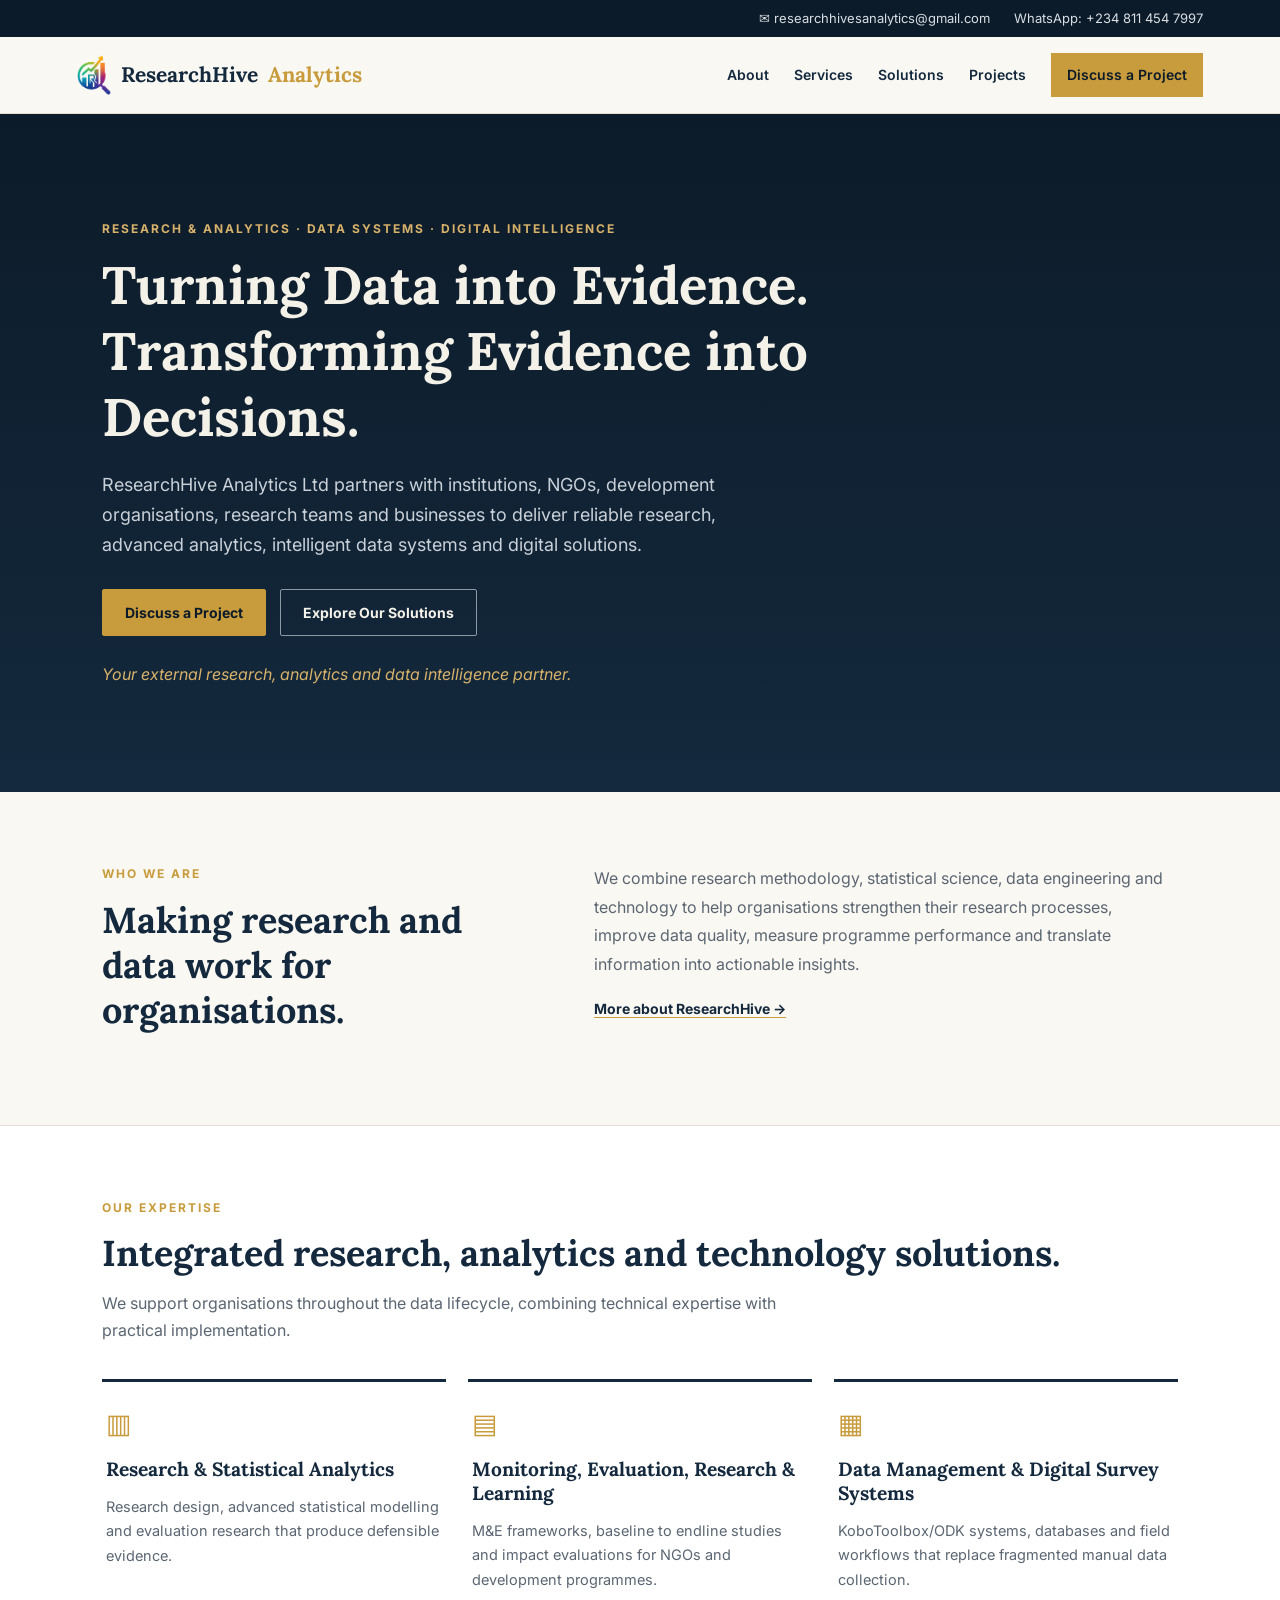
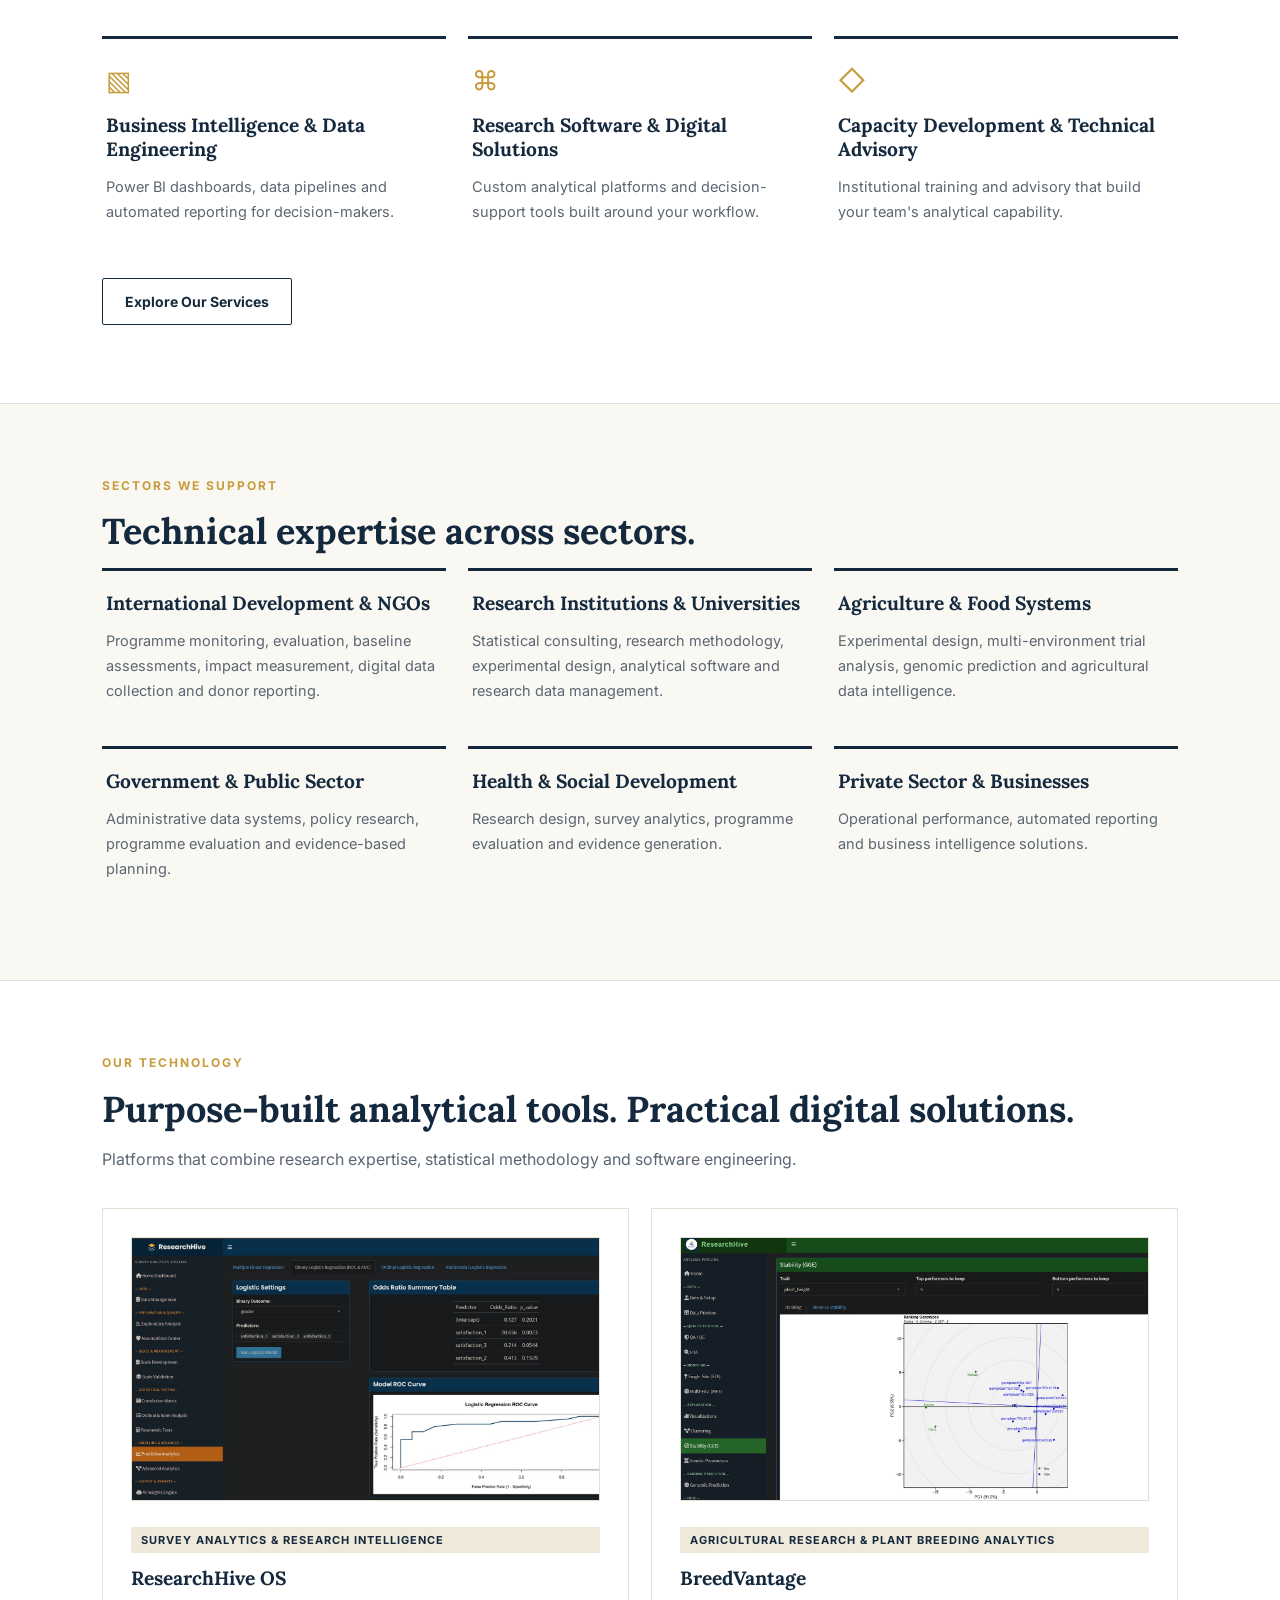
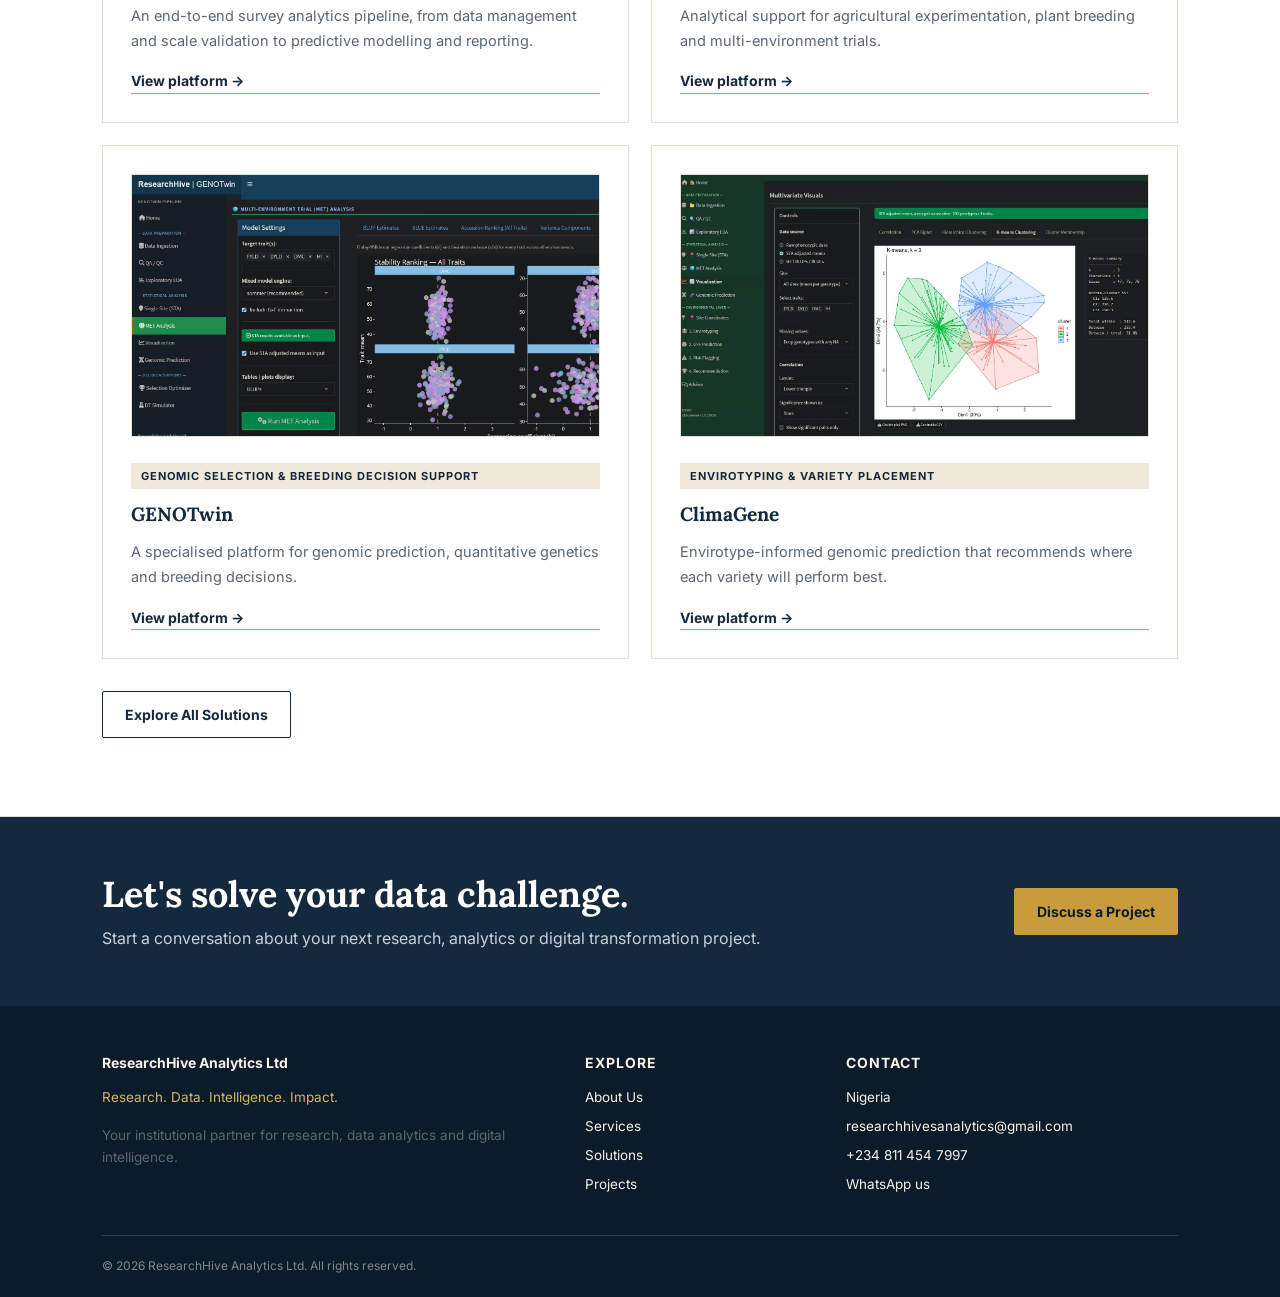
<file: index.html>
<!doctype html>
<html lang="en"><head><meta charset="utf-8"><meta name="viewport" content="width=device-width,initial-scale=1">
<title>ResearchHive Analytics | Research, MERL & Data Intelligence</title>
<meta name="description" content="ResearchHive Analytics Ltd is an African research, MERL and data intelligence partner for NGOs, research institutions, government and business.">
<link rel="canonical" href="https://daniellaojekere.github.io/Researchhive/">
<meta name="google-site-verification" content="Zp796G4UZMfhat3cHn0uabc0TzHQWBswNhGbTzUepqc">
<meta property="og:type" content="website">
<meta property="og:site_name" content="ResearchHive Analytics Ltd">
<meta property="og:title" content="ResearchHive Analytics | Research, MERL & Data Intelligence">
<meta property="og:description" content="ResearchHive Analytics Ltd is an African research, MERL and data intelligence partner for NGOs, research institutions, government and business.">
<meta property="og:url" content="https://daniellaojekere.github.io/Researchhive/">
<meta property="og:image" content="https://daniellaojekere.github.io/Researchhive/og-card.png"><meta property="og:image:width" content="1200"><meta property="og:image:height" content="630"><meta name="twitter:card" content="summary_large_image"><meta name="twitter:image" content="https://daniellaojekere.github.io/Researchhive/og-card.png">
<meta name="twitter:title" content="ResearchHive Analytics | Research, MERL & Data Intelligence">
<meta name="twitter:description" content="ResearchHive Analytics Ltd is an African research, MERL and data intelligence partner for NGOs, research institutions, government and business.">
<link rel="icon" type="image/png" href="favicon.png"><link rel="apple-touch-icon" href="apple-touch-icon.png">
<script type="application/ld+json">
{"@context":"https://schema.org","@type":"Organization","name":"ResearchHive Analytics Ltd","url":"https://daniellaojekere.github.io/Researchhive/","logo":"https://daniellaojekere.github.io/Researchhive/logo-mark.png","image":"https://daniellaojekere.github.io/Researchhive/og-card.png","slogan":"Research. Data. Intelligence. Impact.","description":"Research, monitoring and evaluation, data systems and digital solutions for NGOs, research institutions, government agencies and businesses.","email":"researchhivesanalytics@gmail.com","telephone":"+2348114547997","address":{"@type":"PostalAddress","addressCountry":"NG"},"areaServed":"Africa","knowsAbout":["Research methodology","Statistical analysis","Monitoring and evaluation","KoboToolbox","Power BI","R Shiny","Plant breeding analytics","Genomic prediction"],"contactPoint":{"@type":"ContactPoint","contactType":"sales","email":"researchhivesanalytics@gmail.com","telephone":"+2348114547997"}}
</script>




<link rel="preconnect" href="https://fonts.googleapis.com"><link rel="preconnect" href="https://fonts.gstatic.com" crossorigin>
<link href="https://fonts.googleapis.com/css2?family=Inter:wght@400;500;600;700&family=Lora:wght@500;600;700&display=swap" rel="stylesheet">
<link rel="stylesheet" href="style.css"></head><body>
<div class="contact-bar"><a href="mailto:researchhivesanalytics@gmail.com">✉ researchhivesanalytics@gmail.com</a><a href="https://wa.me/2348114547997" target="_blank" rel="noopener">WhatsApp: +234 811 454 7997</a></div>
<header class="site-nav"><a class="brand" href="index.html"><img class="brand-mark" src="logo-mark.png" alt="" width="34" height="40">ResearchHive <span>Analytics</span></a><button class="nav-toggle" aria-label="Toggle navigation" aria-expanded="false">☰</button>
<nav class="nav-links"><a href="about.html">About</a><a href="services.html">Services</a><a href="solutions.html">Solutions</a><a href="projects.html">Projects</a><a href="contact.html" class="nav-cta">Discuss a Project</a></nav></header>
<main><section class="hero"><div class="eyebrow">RESEARCH & ANALYTICS · DATA SYSTEMS · DIGITAL INTELLIGENCE</div><h1>Turning Data into Evidence. Transforming Evidence into Decisions.</h1><p class="lede">ResearchHive Analytics Ltd partners with institutions, NGOs, development organisations, research teams and businesses to deliver reliable research, advanced analytics, intelligent data systems and digital solutions.</p><div class="actions"><a class="btn-gold" href="contact.html">Discuss a Project</a><a class="btn-ghost" href="solutions.html">Explore Our Solutions</a></div><p class="support">Your external research, analytics and data intelligence partner.</p></section>
<section class="section split"><div><div class="eyebrow">WHO WE ARE</div><h2>Making research and data work for organisations.</h2></div><div><p>We combine research methodology, statistical science, data engineering and technology to help organisations strengthen their research processes, improve data quality, measure programme performance and translate information into actionable insights.</p><a class="text-link" href="about.html">More about ResearchHive →</a></div></section>
<section class="section alt"><div class="eyebrow">OUR EXPERTISE</div><h2>Integrated research, analytics and technology solutions.</h2><p class="section-sub">We support organisations throughout the data lifecycle, combining technical expertise with practical implementation.</p><div class="grid three">
<article class="tile"><div class="ic">▥</div><h3>Research & Statistical Analytics</h3><p>Research design, advanced statistical modelling and evaluation research that produce defensible evidence.</p></article>
<article class="tile"><div class="ic">▤</div><h3>Monitoring, Evaluation, Research & Learning</h3><p>M&E frameworks, baseline to endline studies and impact evaluations for NGOs and development programmes.</p></article>
<article class="tile"><div class="ic">▦</div><h3>Data Management & Digital Survey Systems</h3><p>KoboToolbox/ODK systems, databases and field workflows that replace fragmented manual data collection.</p></article>
<article class="tile"><div class="ic">▧</div><h3>Business Intelligence & Data Engineering</h3><p>Power BI dashboards, data pipelines and automated reporting for decision-makers.</p></article>
<article class="tile"><div class="ic">⌘</div><h3>Research Software & Digital Solutions</h3><p>Custom analytical platforms and decision-support tools built around your workflow.</p></article>
<article class="tile"><div class="ic">◇</div><h3>Capacity Development & Technical Advisory</h3><p>Institutional training and advisory that build your team's analytical capability.</p></article></div><div class="section-foot"><a class="btn-line" href="services.html">Explore Our Services</a></div></section>
<section class="section"><div class="eyebrow">SECTORS WE SUPPORT</div><h2>Technical expertise across sectors.</h2><div class="grid three">
<article class="tile"><h3>International Development & NGOs</h3><p>Programme monitoring, evaluation, baseline assessments, impact measurement, digital data collection and donor reporting.</p></article>
<article class="tile"><h3>Research Institutions & Universities</h3><p>Statistical consulting, research methodology, experimental design, analytical software and research data management.</p></article>
<article class="tile"><h3>Agriculture & Food Systems</h3><p>Experimental design, multi-environment trial analysis, genomic prediction and agricultural data intelligence.</p></article>
<article class="tile"><h3>Government & Public Sector</h3><p>Administrative data systems, policy research, programme evaluation and evidence-based planning.</p></article>
<article class="tile"><h3>Health & Social Development</h3><p>Research design, survey analytics, programme evaluation and evidence generation.</p></article>
<article class="tile"><h3>Private Sector & Businesses</h3><p>Operational performance, automated reporting and business intelligence solutions.</p></article></div></section>
<section class="section alt"><div class="eyebrow">OUR TECHNOLOGY</div><h2>Purpose-built analytical tools. Practical digital solutions.</h2><p class="section-sub">Platforms that combine research expertise, statistical methodology and software engineering.</p><div class="grid two"><article class="card-rh"><img class="product-img" src="researchhive-os.jpg" data-alts="researchhive-os.png,researchhive_os.png,researchhive_os.jpg,ResearchHive-OS.png" alt="ResearchHive OS platform screenshot" loading="lazy" onerror="var a=(this.dataset.alts||'').split(',').filter(Boolean);if(a.length){this.dataset.alts=a.slice(1).join(',');this.src=''+a[0];}else{this.remove();}"><div class="product-placeholder">ResearchHive OS</div><span class="tag">Survey Analytics & Research Intelligence</span><h3>ResearchHive OS</h3><p>An end-to-end survey analytics pipeline, from data management and scale validation to predictive modelling and reporting.</p><a class="text-link" href="solutions.html#researchhive-os">View platform →</a></article><article class="card-rh"><img class="product-img" src="breedvantage.jpg" data-alts="breedvantage.png,breedvantage.jpeg,breedvantage.webp,BreedVantage.png,BreedVantage.jpg,Breedvantage.png" alt="BreedVantage platform screenshot" loading="lazy" onerror="var a=(this.dataset.alts||'').split(',').filter(Boolean);if(a.length){this.dataset.alts=a.slice(1).join(',');this.src=''+a[0];}else{this.remove();}"><div class="product-placeholder">BreedVantage</div><span class="tag">Agricultural Research & Plant Breeding Analytics</span><h3>BreedVantage</h3><p>Analytical support for agricultural experimentation, plant breeding and multi-environment trials.</p><a class="text-link" href="solutions.html#breedvantage">View platform →</a></article><article class="card-rh"><img class="product-img" src="genotwin.jpg" data-alts="genotwin.png,genotwin.jpeg,genotwin.webp,GENOTwin.png,GENOTwin.jpg,GenoTwin.png,Genotwin.png" alt="GENOTwin platform screenshot" loading="lazy" onerror="var a=(this.dataset.alts||'').split(',').filter(Boolean);if(a.length){this.dataset.alts=a.slice(1).join(',');this.src=''+a[0];}else{this.remove();}"><div class="product-placeholder">GENOTwin</div><span class="tag">Genomic Selection & Breeding Decision Support</span><h3>GENOTwin</h3><p>A specialised platform for genomic prediction, quantitative genetics and breeding decisions.</p><a class="text-link" href="solutions.html#genotwin">View platform →</a></article><article class="card-rh"><img class="product-img" src="climagene.jpg" data-alts="climagene.png,ClimaGene.png,ClimaGene.jpg" alt="ClimaGene platform screenshot" loading="lazy" onerror="var a=(this.dataset.alts||'').split(',').filter(Boolean);if(a.length){this.dataset.alts=a.slice(1).join(',');this.src=''+a[0];}else{this.remove();}"><div class="product-placeholder">ClimaGene</div><span class="tag">Envirotyping & Variety Placement</span><h3>ClimaGene</h3><p>Envirotype-informed genomic prediction that recommends where each variety will perform best.</p><a class="text-link" href="solutions.html#climagene">View platform →</a></article></div><div class="section-foot"><a class="btn-line" href="solutions.html">Explore All Solutions</a></div></section>
<section class="cta-band"><div><h2>Let's solve your data challenge.</h2><p>Start a conversation about your next research, analytics or digital transformation project.</p></div><a class="btn-gold" href="contact.html">Discuss a Project</a></section></main>
<footer class="site-footer"><div class="footer-cols"><div><h3>ResearchHive Analytics Ltd</h3><p class="gold-text">Research. Data. Intelligence. Impact.</p><p>Your institutional partner for research, data analytics and digital intelligence.</p></div><div><h4>Explore</h4><a href="about.html">About Us</a><a href="services.html">Services</a><a href="solutions.html">Solutions</a><a href="projects.html">Projects</a></div><div><h4>Contact</h4><span>Nigeria</span><a href="mailto:researchhivesanalytics@gmail.com">researchhivesanalytics@gmail.com</a><a href="tel:+2348114547997">+234 811 454 7997</a><a href="https://wa.me/2348114547997" target="_blank" rel="noopener">WhatsApp us</a></div></div><p class="copyright">© 2026 ResearchHive Analytics Ltd. All rights reserved.</p></footer><script src="main.js"></script></body></html>
</file>
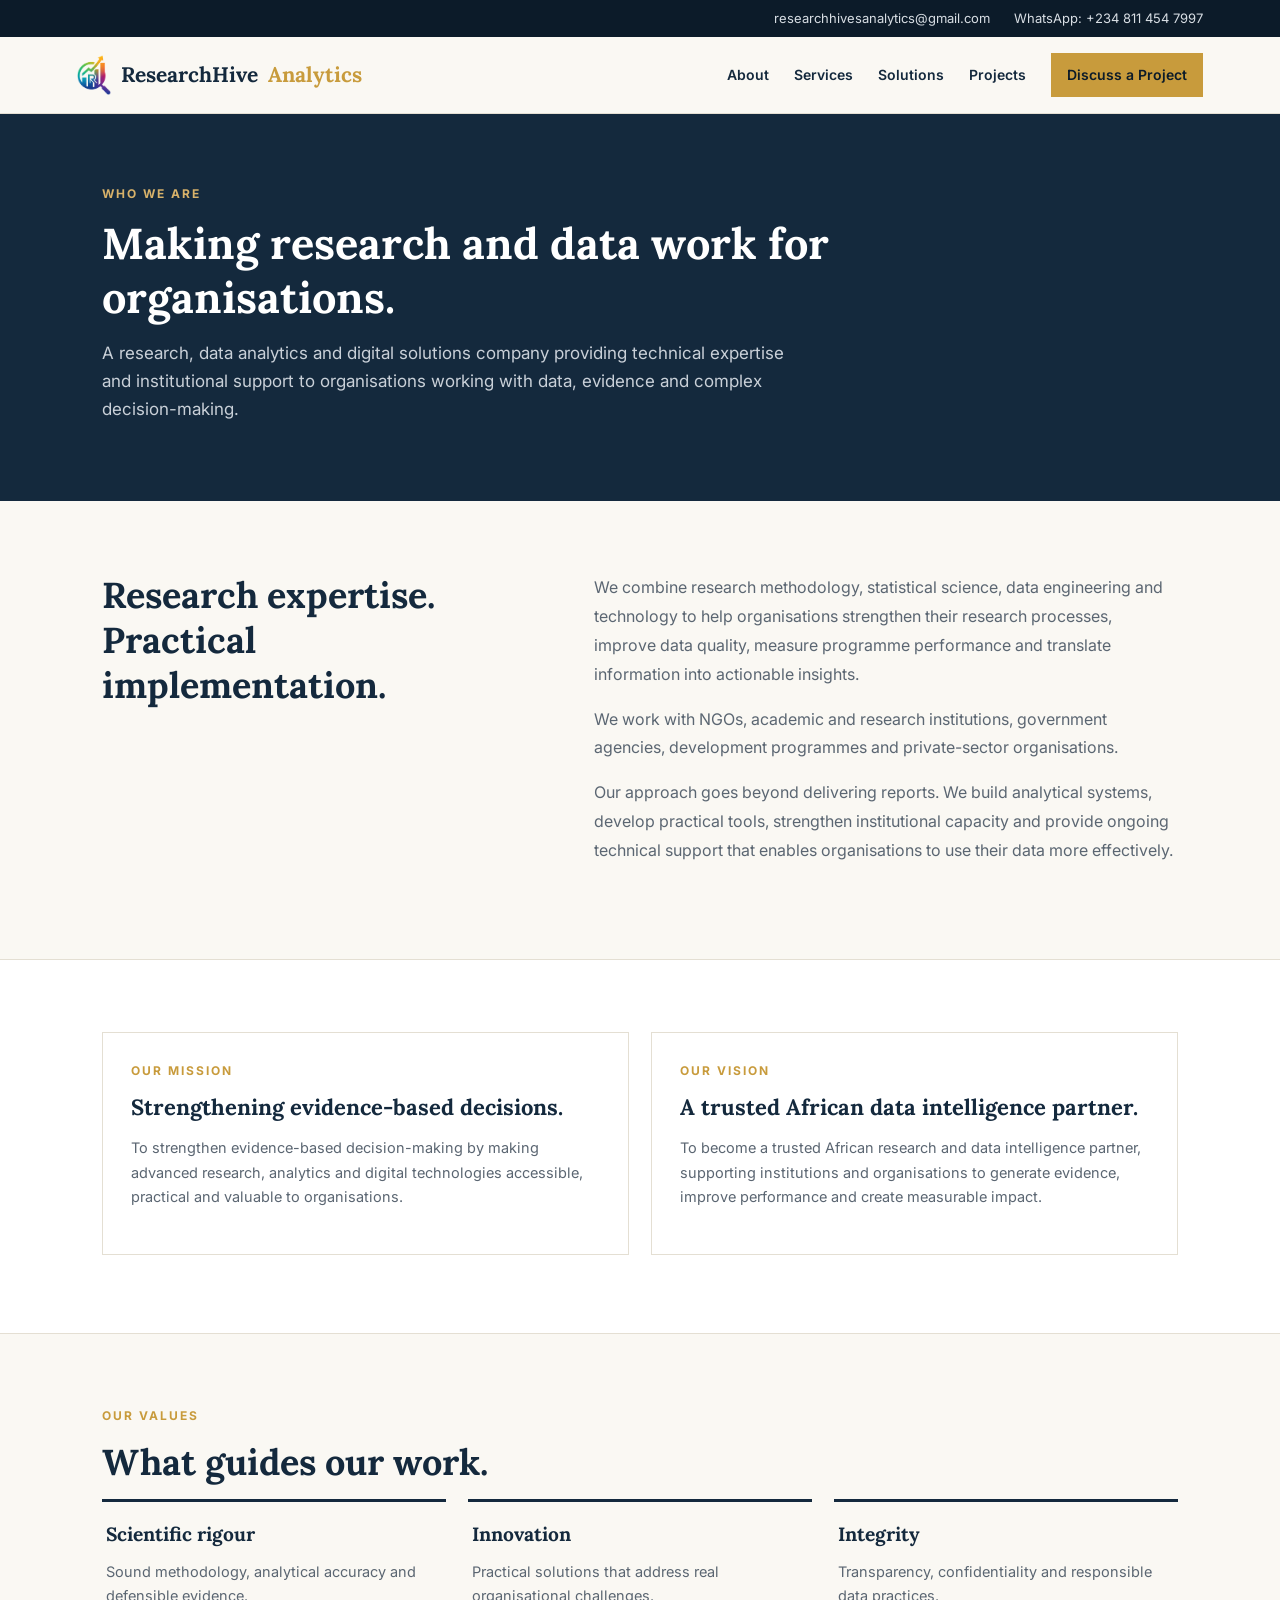
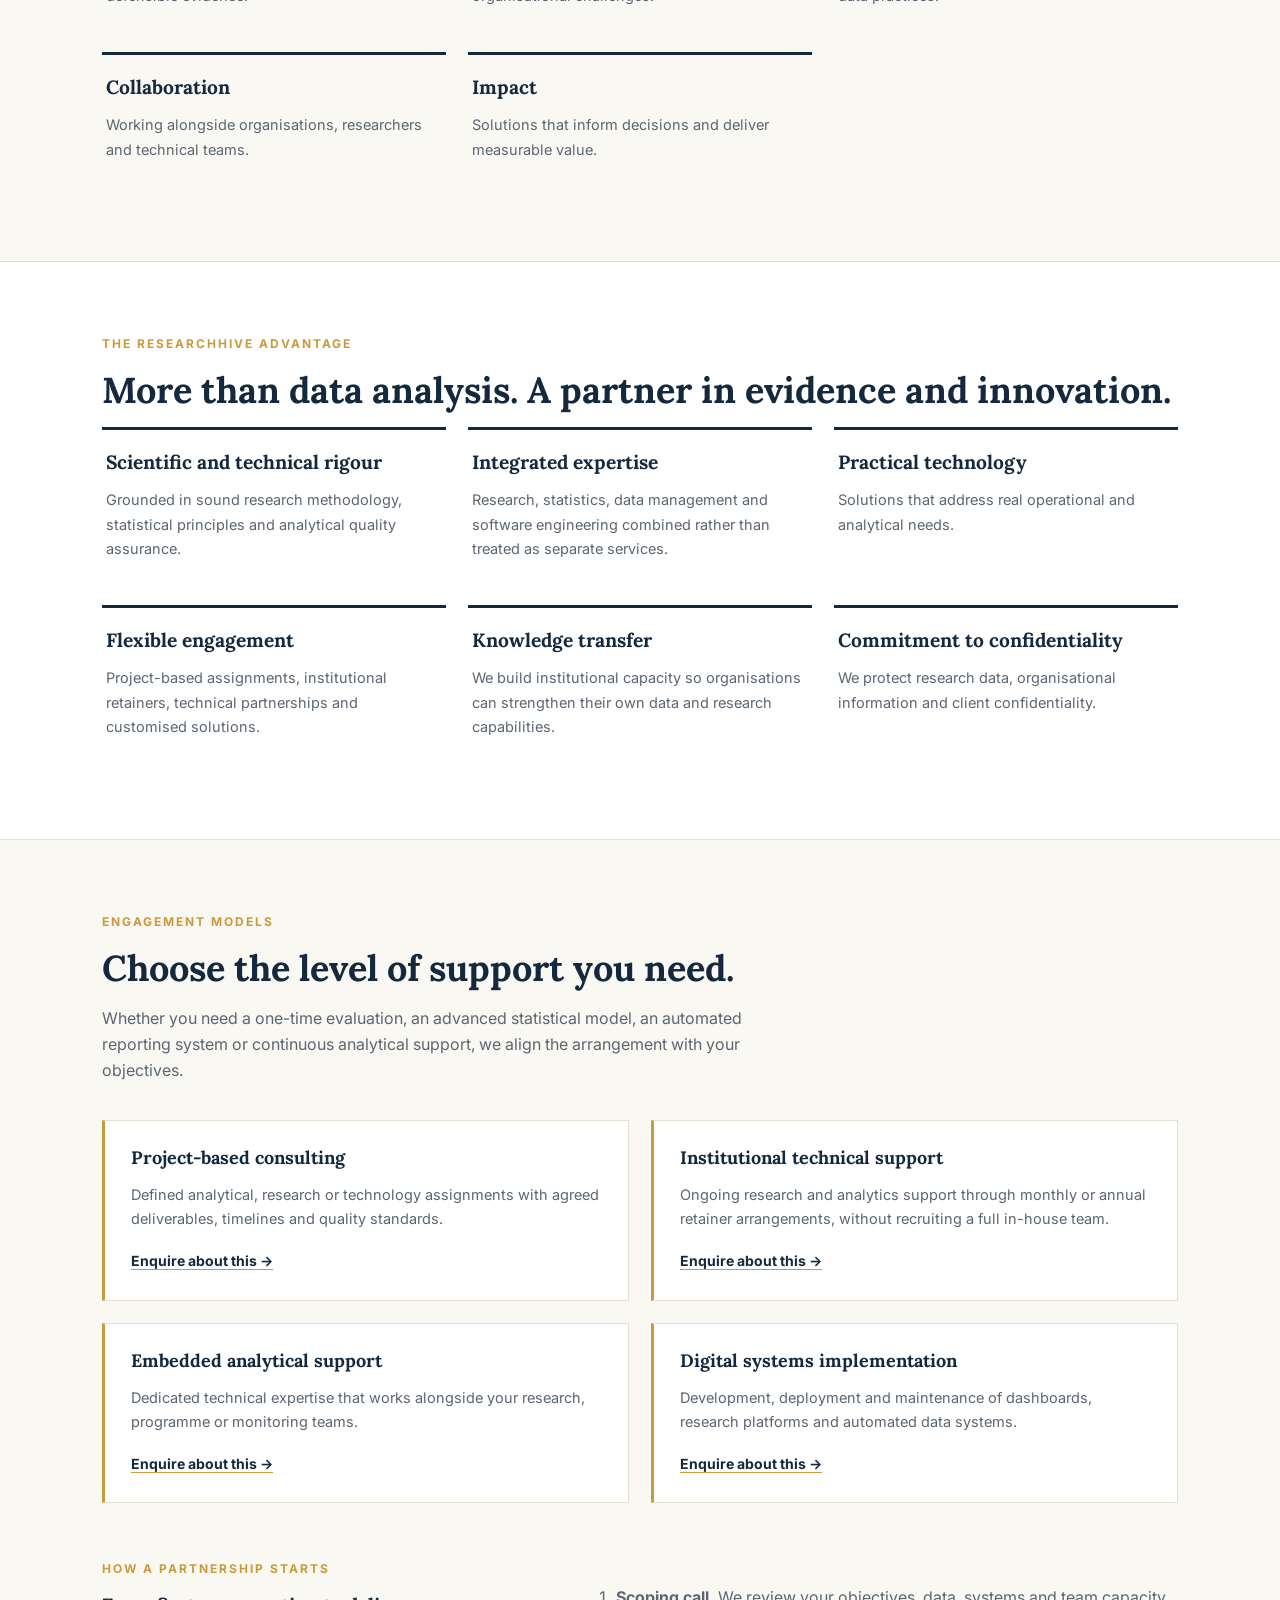
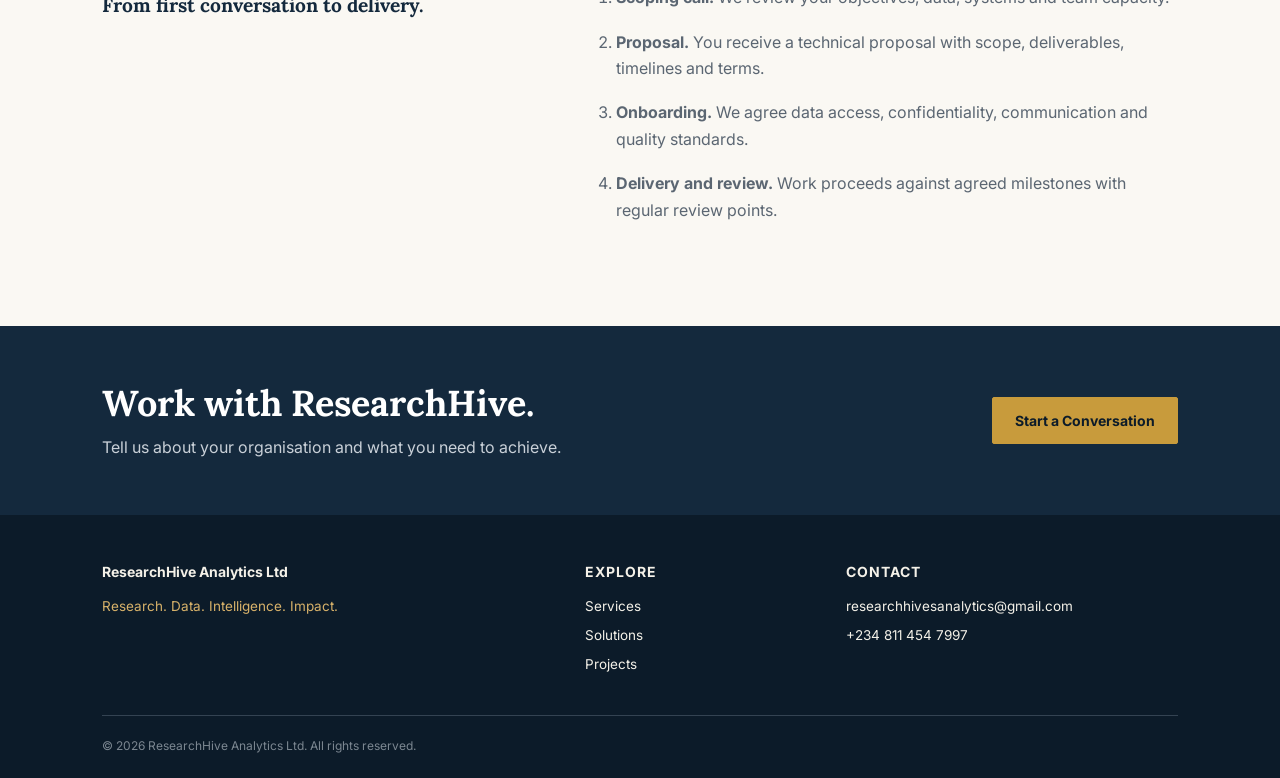
<file: about.html>
<!doctype html><html lang="en"><head><meta charset="utf-8"><meta name="viewport" content="width=device-width,initial-scale=1">
<title>About | ResearchHive Analytics</title>
<meta name="description" content="About ResearchHive Analytics Ltd: mission, values, engagement models and what sets our research and data intelligence work apart.">
<link rel="canonical" href="https://daniellaojekere.github.io/Researchhive/about.html">
<meta name="google-site-verification" content="Zp796G4UZMfhat3cHn0uabc0TzHQWBswNhGbTzUepqc">
<meta property="og:type" content="website">
<meta property="og:site_name" content="ResearchHive Analytics Ltd">
<meta property="og:title" content="About | ResearchHive Analytics">
<meta property="og:description" content="About ResearchHive Analytics Ltd: mission, values, engagement models and what sets our research and data intelligence work apart.">
<meta property="og:url" content="https://daniellaojekere.github.io/Researchhive/about.html">
<meta property="og:image" content="https://daniellaojekere.github.io/Researchhive/og-card.png"><meta property="og:image:width" content="1200"><meta property="og:image:height" content="630"><meta name="twitter:card" content="summary_large_image"><meta name="twitter:image" content="https://daniellaojekere.github.io/Researchhive/og-card.png">
<meta name="twitter:title" content="About | ResearchHive Analytics">
<meta name="twitter:description" content="About ResearchHive Analytics Ltd: mission, values, engagement models and what sets our research and data intelligence work apart.">
<link rel="icon" type="image/png" href="favicon.png"><link rel="apple-touch-icon" href="apple-touch-icon.png">
<link rel="preconnect" href="https://fonts.googleapis.com"><link rel="preconnect" href="https://fonts.gstatic.com" crossorigin><link href="https://fonts.googleapis.com/css2?family=Inter:wght@400;500;600;700&family=Lora:wght@500;600;700&display=swap" rel="stylesheet"><link rel="stylesheet" href="style.css"></head><body>
<div class="contact-bar"><a href="mailto:researchhivesanalytics@gmail.com">researchhivesanalytics@gmail.com</a><a href="https://wa.me/2348114547997" target="_blank" rel="noopener">WhatsApp: +234 811 454 7997</a></div><header class="site-nav"><a class="brand" href="index.html"><img class="brand-mark" src="logo-mark.png" alt="" width="34" height="40">ResearchHive <span>Analytics</span></a><button class="nav-toggle" aria-label="Toggle navigation">☰</button><nav class="nav-links"><a href="about.html">About</a><a href="services.html">Services</a><a href="solutions.html">Solutions</a><a href="projects.html">Projects</a><a class="nav-cta" href="contact.html">Discuss a Project</a></nav></header>
<main><section class="page-hero"><div class="eyebrow">WHO WE ARE</div><h1>Making research and data work for organisations.</h1><p>A research, data analytics and digital solutions company providing technical expertise and institutional support to organisations working with data, evidence and complex decision-making.</p></section>
<section class="section split"><div><h2>Research expertise. Practical implementation.</h2></div><div><p>We combine research methodology, statistical science, data engineering and technology to help organisations strengthen their research processes, improve data quality, measure programme performance and translate information into actionable insights.</p><p>We work with NGOs, academic and research institutions, government agencies, development programmes and private-sector organisations.</p><p>Our approach goes beyond delivering reports. We build analytical systems, develop practical tools, strengthen institutional capacity and provide ongoing technical support that enables organisations to use their data more effectively.</p></div></section>
<section class="section alt grid two"><article class="card-rh"><div class="eyebrow">OUR MISSION</div><h2>Strengthening evidence-based decisions.</h2><p>To strengthen evidence-based decision-making by making advanced research, analytics and digital technologies accessible, practical and valuable to organisations.</p></article><article class="card-rh"><div class="eyebrow">OUR VISION</div><h2>A trusted African data intelligence partner.</h2><p>To become a trusted African research and data intelligence partner, supporting institutions and organisations to generate evidence, improve performance and create measurable impact.</p></article></section>
<section class="section"><div class="eyebrow">OUR VALUES</div><h2>What guides our work.</h2><div class="grid three"><article class="tile"><h3>Scientific rigour</h3><p>Sound methodology, analytical accuracy and defensible evidence.</p></article><article class="tile"><h3>Innovation</h3><p>Practical solutions that address real organisational challenges.</p></article><article class="tile"><h3>Integrity</h3><p>Transparency, confidentiality and responsible data practices.</p></article><article class="tile"><h3>Collaboration</h3><p>Working alongside organisations, researchers and technical teams.</p></article><article class="tile"><h3>Impact</h3><p>Solutions that inform decisions and deliver measurable value.</p></article></div></section><section class="section alt"><div class="eyebrow">THE RESEARCHHIVE ADVANTAGE</div><h2>More than data analysis. A partner in evidence and innovation.</h2><div class="grid three"><article class="tile"><h3>Scientific and technical rigour</h3><p>Grounded in sound research methodology, statistical principles and analytical quality assurance.</p></article><article class="tile"><h3>Integrated expertise</h3><p>Research, statistics, data management and software engineering combined rather than treated as separate services.</p></article><article class="tile"><h3>Practical technology</h3><p>Solutions that address real operational and analytical needs.</p></article><article class="tile"><h3>Flexible engagement</h3><p>Project-based assignments, institutional retainers, technical partnerships and customised solutions.</p></article><article class="tile"><h3>Knowledge transfer</h3><p>We build institutional capacity so organisations can strengthen their own data and research capabilities.</p></article><article class="tile"><h3>Commitment to confidentiality</h3><p>We protect research data, organisational information and client confidentiality.</p></article></div></section><section class="section" id="engagement-models"><div class="eyebrow">ENGAGEMENT MODELS</div><h2>Choose the level of support you need.</h2><p class="section-sub">Whether you need a one-time evaluation, an advanced statistical model, an automated reporting system or continuous analytical support, we align the arrangement with your objectives.</p><div class="grid two"><article class="engage"><h3>Project-based consulting</h3><p>Defined analytical, research or technology assignments with agreed deliverables, timelines and quality standards.</p><a class="text-link" href="contact.html?engagement=Project-based%20consulting">Enquire about this →</a></article><article class="engage"><h3>Institutional technical support</h3><p>Ongoing research and analytics support through monthly or annual retainer arrangements, without recruiting a full in-house team.</p><a class="text-link" href="contact.html?engagement=Institutional%20technical%20support">Enquire about this →</a></article><article class="engage"><h3>Embedded analytical support</h3><p>Dedicated technical expertise that works alongside your research, programme or monitoring teams.</p><a class="text-link" href="contact.html?engagement=Embedded%20analytical%20support">Enquire about this →</a></article><article class="engage"><h3>Digital systems implementation</h3><p>Development, deployment and maintenance of dashboards, research platforms and automated data systems.</p><a class="text-link" href="contact.html?engagement=Digital%20systems%20implementation">Enquire about this →</a></article></div><div class="split" style="margin-top:56px"><div><div class="eyebrow">HOW A PARTNERSHIP STARTS</div><h3>From first conversation to delivery.</h3></div><ol class="steps"><li><b>Scoping call.</b> We review your objectives, data, systems and team capacity.</li><li><b>Proposal.</b> You receive a technical proposal with scope, deliverables, timelines and terms.</li><li><b>Onboarding.</b> We agree data access, confidentiality, communication and quality standards.</li><li><b>Delivery and review.</b> Work proceeds against agreed milestones with regular review points.</li></ol></div></section><section class="cta-band"><div><h2>Work with ResearchHive.</h2><p>Tell us about your organisation and what you need to achieve.</p></div><a class="btn-gold" href="contact.html">Start a Conversation</a></section></main>
<footer class="site-footer"><div class="footer-cols"><div><h3>ResearchHive Analytics Ltd</h3><p class="gold-text">Research. Data. Intelligence. Impact.</p></div><div><h4>Explore</h4><a href="services.html">Services</a><a href="solutions.html">Solutions</a><a href="projects.html">Projects</a></div><div><h4>Contact</h4><a href="mailto:researchhivesanalytics@gmail.com">researchhivesanalytics@gmail.com</a><a href="tel:+2348114547997">+234 811 454 7997</a></div></div><p class="copyright">© 2026 ResearchHive Analytics Ltd. All rights reserved.</p></footer><script src="main.js"></script></body></html>
</file>
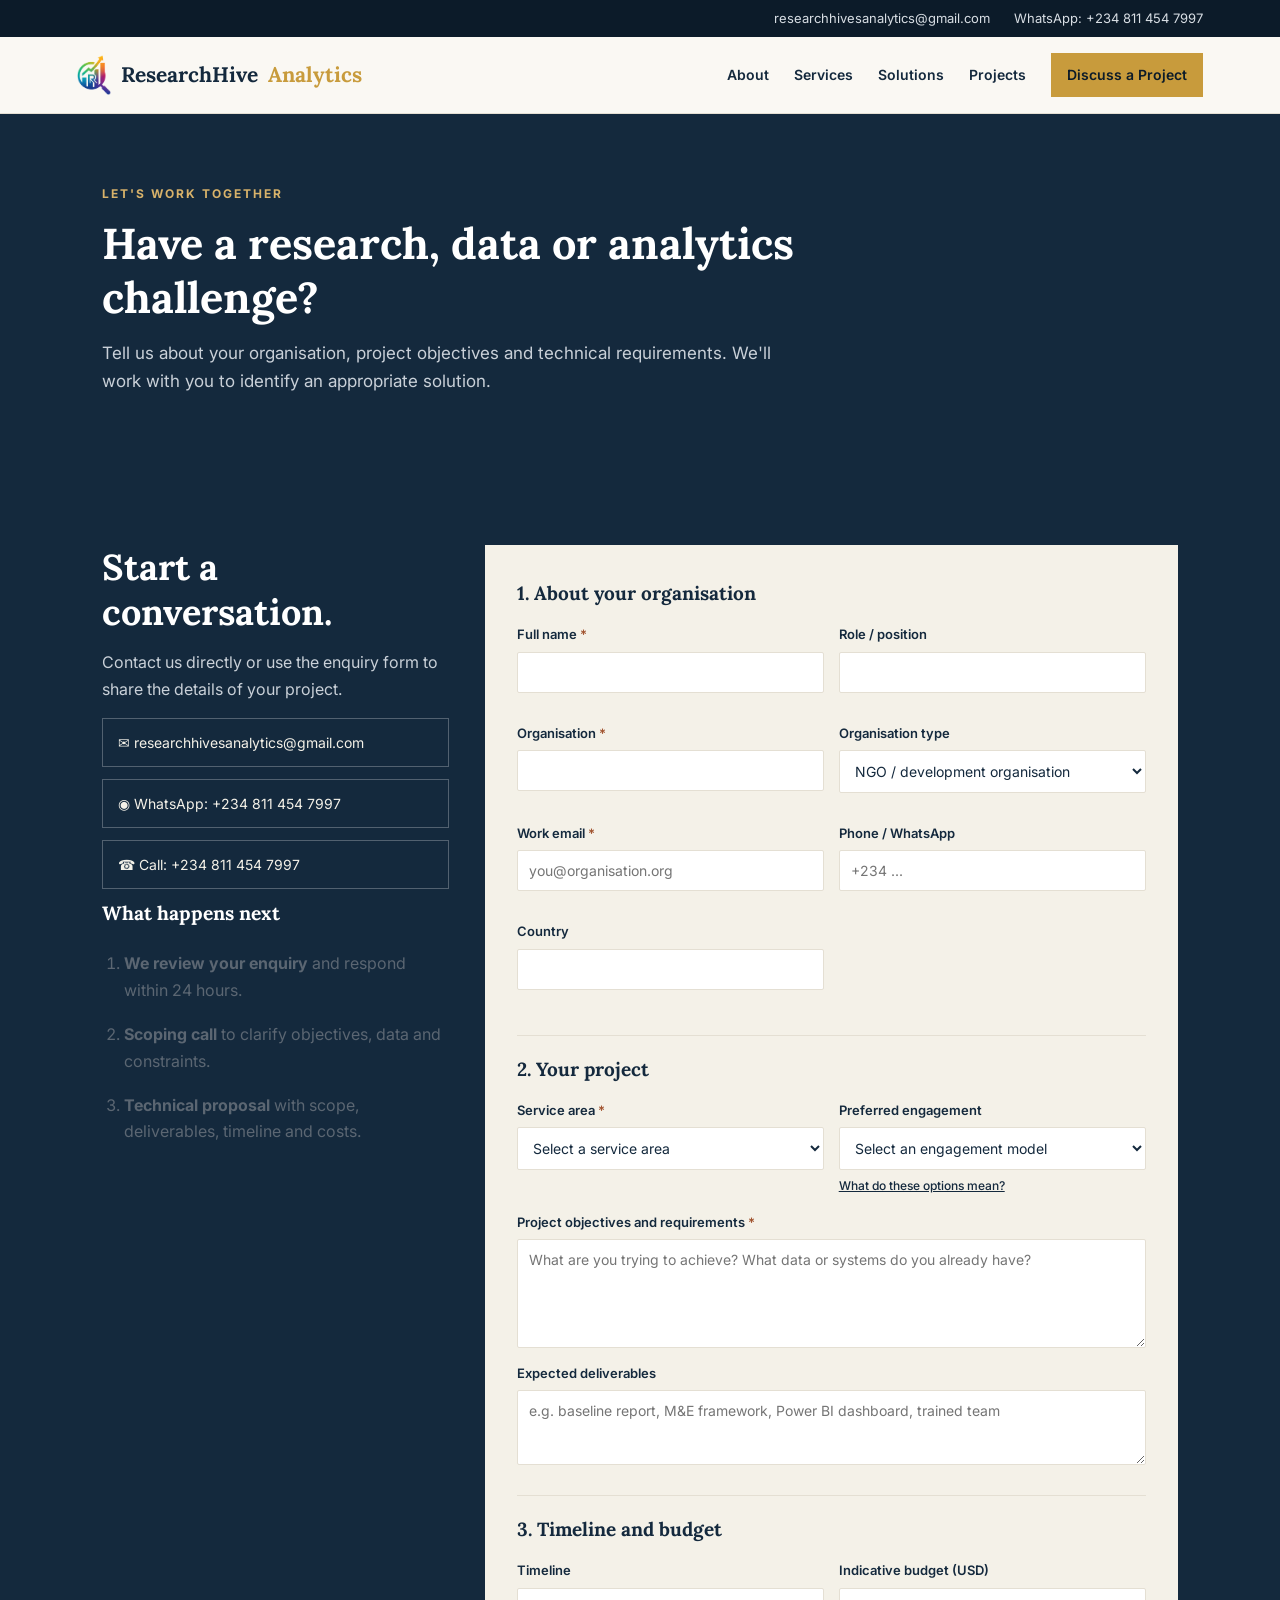
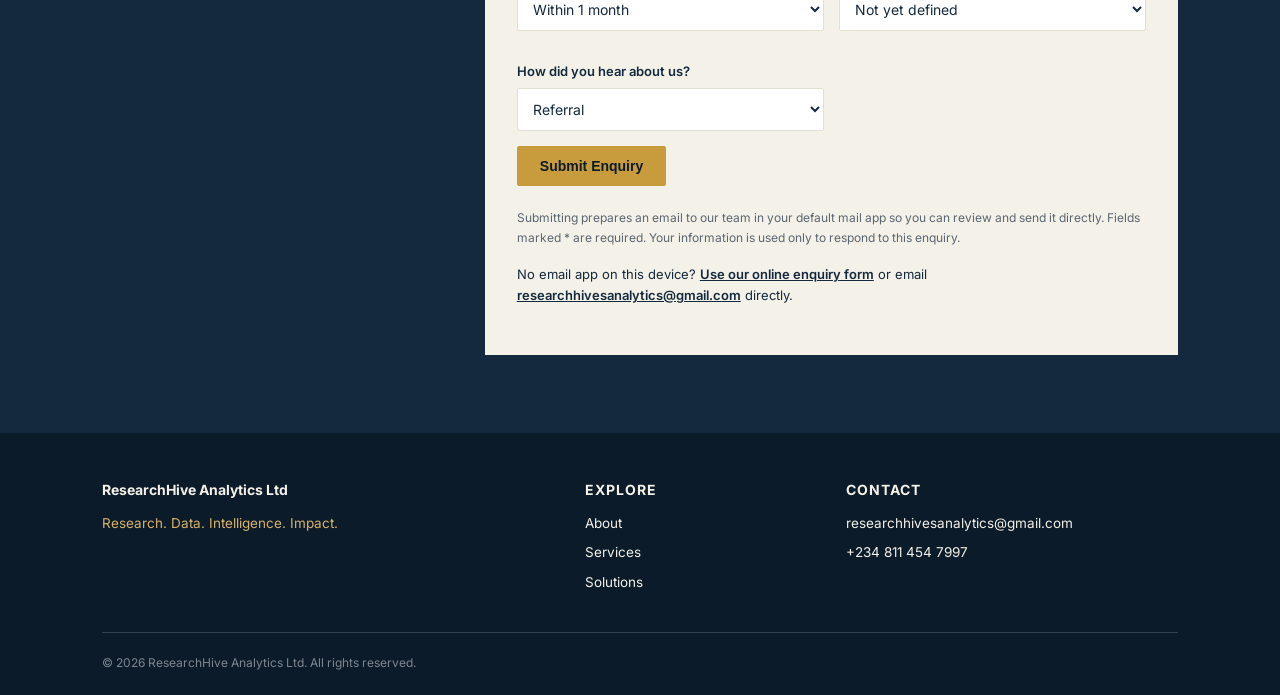
<file: contact.html>
<!doctype html><html lang="en"><head><meta charset="utf-8"><meta name="viewport" content="width=device-width,initial-scale=1">
<title>Contact | ResearchHive Analytics</title>
<meta name="description" content="Start a project enquiry with ResearchHive Analytics. Tell us about your organisation, objectives, deliverables and timeline.">
<link rel="canonical" href="https://daniellaojekere.github.io/Researchhive/contact.html">
<meta name="google-site-verification" content="Zp796G4UZMfhat3cHn0uabc0TzHQWBswNhGbTzUepqc">
<meta property="og:type" content="website">
<meta property="og:site_name" content="ResearchHive Analytics Ltd">
<meta property="og:title" content="Contact | ResearchHive Analytics">
<meta property="og:description" content="Start a project enquiry with ResearchHive Analytics. Tell us about your organisation, objectives, deliverables and timeline.">
<meta property="og:url" content="https://daniellaojekere.github.io/Researchhive/contact.html">
<meta property="og:image" content="https://daniellaojekere.github.io/Researchhive/og-card.png"><meta property="og:image:width" content="1200"><meta property="og:image:height" content="630"><meta name="twitter:card" content="summary_large_image"><meta name="twitter:image" content="https://daniellaojekere.github.io/Researchhive/og-card.png">
<meta name="twitter:title" content="Contact | ResearchHive Analytics">
<meta name="twitter:description" content="Start a project enquiry with ResearchHive Analytics. Tell us about your organisation, objectives, deliverables and timeline.">
<link rel="icon" type="image/png" href="favicon.png"><link rel="apple-touch-icon" href="apple-touch-icon.png">
<link rel="preconnect" href="https://fonts.googleapis.com"><link rel="preconnect" href="https://fonts.gstatic.com" crossorigin><link href="https://fonts.googleapis.com/css2?family=Inter:wght@400;500;600;700&family=Lora:wght@500;600;700&display=swap" rel="stylesheet"><link rel="stylesheet" href="style.css"></head><body>
<div class="contact-bar"><a href="mailto:researchhivesanalytics@gmail.com">researchhivesanalytics@gmail.com</a><a href="https://wa.me/2348114547997" target="_blank" rel="noopener">WhatsApp: +234 811 454 7997</a></div><header class="site-nav"><a class="brand" href="index.html"><img class="brand-mark" src="logo-mark.png" alt="" width="34" height="40">ResearchHive <span>Analytics</span></a><button class="nav-toggle" aria-label="Toggle navigation">☰</button><nav class="nav-links"><a href="about.html">About</a><a href="services.html">Services</a><a href="solutions.html">Solutions</a><a href="projects.html">Projects</a><a class="nav-cta" href="contact.html">Discuss a Project</a></nav></header>
<main><section class="page-hero"><div class="eyebrow">LET'S WORK TOGETHER</div><h1>Have a research, data or analytics challenge?</h1><p>Tell us about your organisation, project objectives and technical requirements. We'll work with you to identify an appropriate solution.</p></section>
<section class="section contact-layout"><aside class="contact-info"><h2>Start a conversation.</h2><p>Contact us directly or use the enquiry form to share the details of your project.</p><a href="mailto:researchhivesanalytics@gmail.com">✉ researchhivesanalytics@gmail.com</a><a href="https://wa.me/2348114547997" target="_blank" rel="noopener">◉ WhatsApp: +234 811 454 7997</a><a href="tel:+2348114547997">☎ Call: +234 811 454 7997</a><h3>What happens next</h3><ol class="steps"><li><b>We review your enquiry</b> and respond within 24 hours.</li><li><b>Scoping call</b> to clarify objectives, data and constraints.</li><li><b>Technical proposal</b> with scope, deliverables, timeline and costs.</li></ol></aside>
<form class="contact-form" id="enquiry-form"><h2>1. About your organisation</h2><div class="form-grid"><label>Full name <em>*</em><input name="name" required></label><label>Role / position<input name="role"></label><label>Organisation <em>*</em><input name="organisation" required></label><label>Organisation type<select name="org_type"><option>NGO / development organisation</option><option>University / research institution</option><option>Government / public sector</option><option>Donor / foundation</option><option>Private sector</option><option>Individual researcher</option><option>Other</option></select></label><label>Work email <em>*</em><input type="email" name="email" placeholder="you@organisation.org" required></label><label>Phone / WhatsApp<input name="phone" placeholder="+234 ..."></label><label>Country<input name="country"></label></div>
<h2>2. Your project</h2><div class="form-grid"><label>Service area <em>*</em><select name="service" id="service" required><option value="">Select a service area</option><option>Research & Statistical Analytics</option><option>Monitoring, Evaluation, Research & Learning</option><option>Data Management & Digital Survey Systems</option><option>Business Intelligence & Data Engineering</option><option>Research Software & Digital Solutions</option><option>Capacity Development & Technical Advisory</option><option>ResearchHive OS demo or licence</option><option>BreedVantage demo or licence</option><option>GENOTwin demo or licence</option><option>ClimaGene demo or licence</option><option>Custom digital solution</option><option>Not sure yet, need advice</option></select></label><label>Preferred engagement<select name="engagement"><option value="">Select an engagement model</option><option>Project-based consulting</option><option>Institutional technical support</option><option>Embedded analytical support</option><option>Digital systems implementation</option><option>Not sure yet</option></select><a class="field-help" href="about.html#engagement-models" target="_blank" rel="noopener">What do these options mean?</a></label></div><label>Project objectives and requirements <em>*</em><textarea name="description" rows="5" required placeholder="What are you trying to achieve? What data or systems do you already have?"></textarea></label><label>Expected deliverables<textarea name="deliverables" rows="3" placeholder="e.g. baseline report, M&E framework, Power BI dashboard, trained team"></textarea></label>
<h2>3. Timeline and budget</h2><div class="form-grid"><label>Timeline<select name="timeline"><option>Within 1 month</option><option>1-3 months</option><option>3-6 months</option><option>6 months or ongoing</option><option>Not yet confirmed</option></select></label><label>Indicative budget (USD)<select name="budget"><option>Not yet defined</option><option>Under 5,000</option><option>5,000 - 20,000</option><option>20,000 - 50,000</option><option>Over 50,000</option><option>Prefer not to say</option></select></label><label>How did you hear about us?<select name="source"><option>Referral</option><option>LinkedIn</option><option>Search engine</option><option>Event or conference</option><option>Previous client</option><option>Other</option></select></label></div>
<button class="btn-gold" type="submit">Submit Enquiry</button><p class="form-note">Submitting prepares an email to our team in your default mail app so you can review and send it directly. Fields marked * are required. Your information is used only to respond to this enquiry.</p><p class="form-alt">No email app on this device? <a href="https://zekldj-daniella-ojekere.shinyapps.io/ResearchHive/" target="_blank" rel="noopener">Use our online enquiry form</a> or email <a href="mailto:researchhivesanalytics@gmail.com">researchhivesanalytics@gmail.com</a> directly.</p><p id="form-status" class="form-status" role="status"></p></form></section></main>
<footer class="site-footer"><div class="footer-cols"><div><h3>ResearchHive Analytics Ltd</h3><p class="gold-text">Research. Data. Intelligence. Impact.</p></div><div><h4>Explore</h4><a href="about.html">About</a><a href="services.html">Services</a><a href="solutions.html">Solutions</a></div><div><h4>Contact</h4><a href="mailto:researchhivesanalytics@gmail.com">researchhivesanalytics@gmail.com</a><a href="tel:+2348114547997">+234 811 454 7997</a></div></div><p class="copyright">© 2026 ResearchHive Analytics Ltd. All rights reserved.</p></footer><script src="main.js"></script></body></html>
</file>
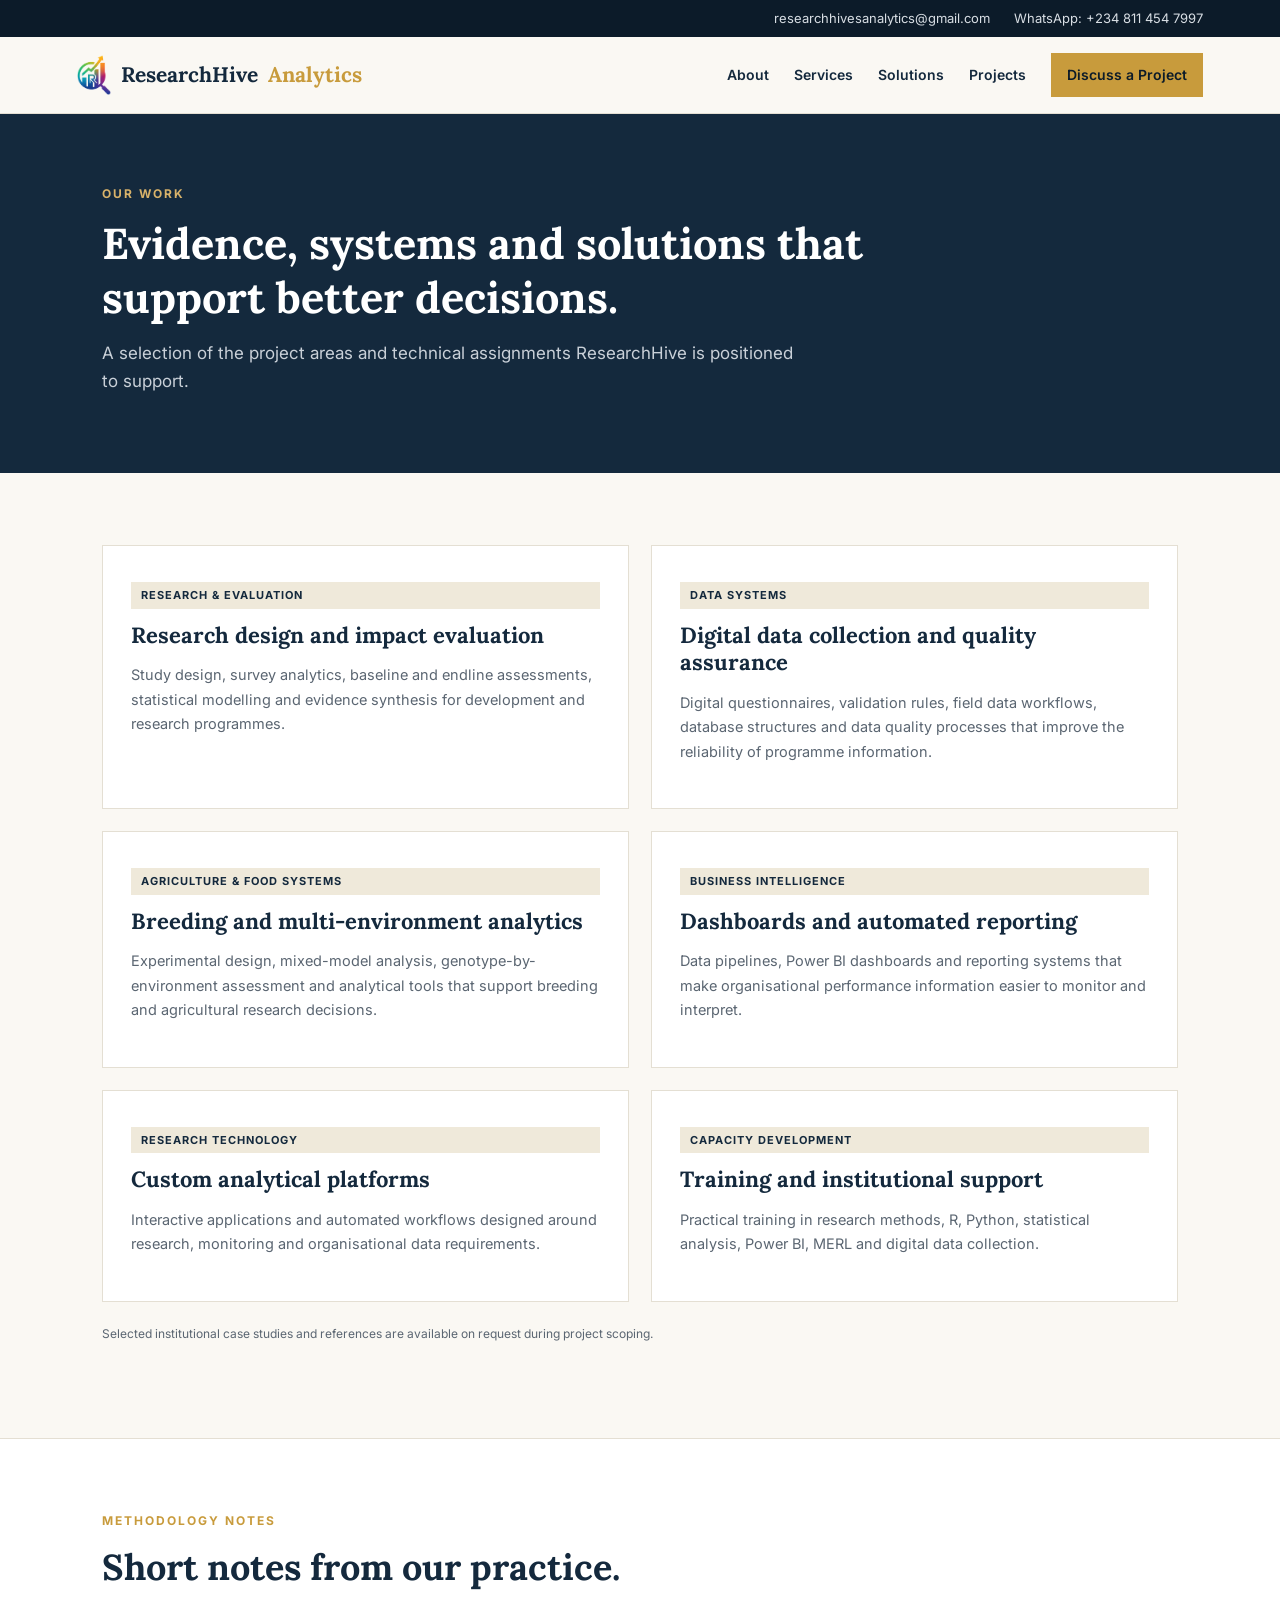
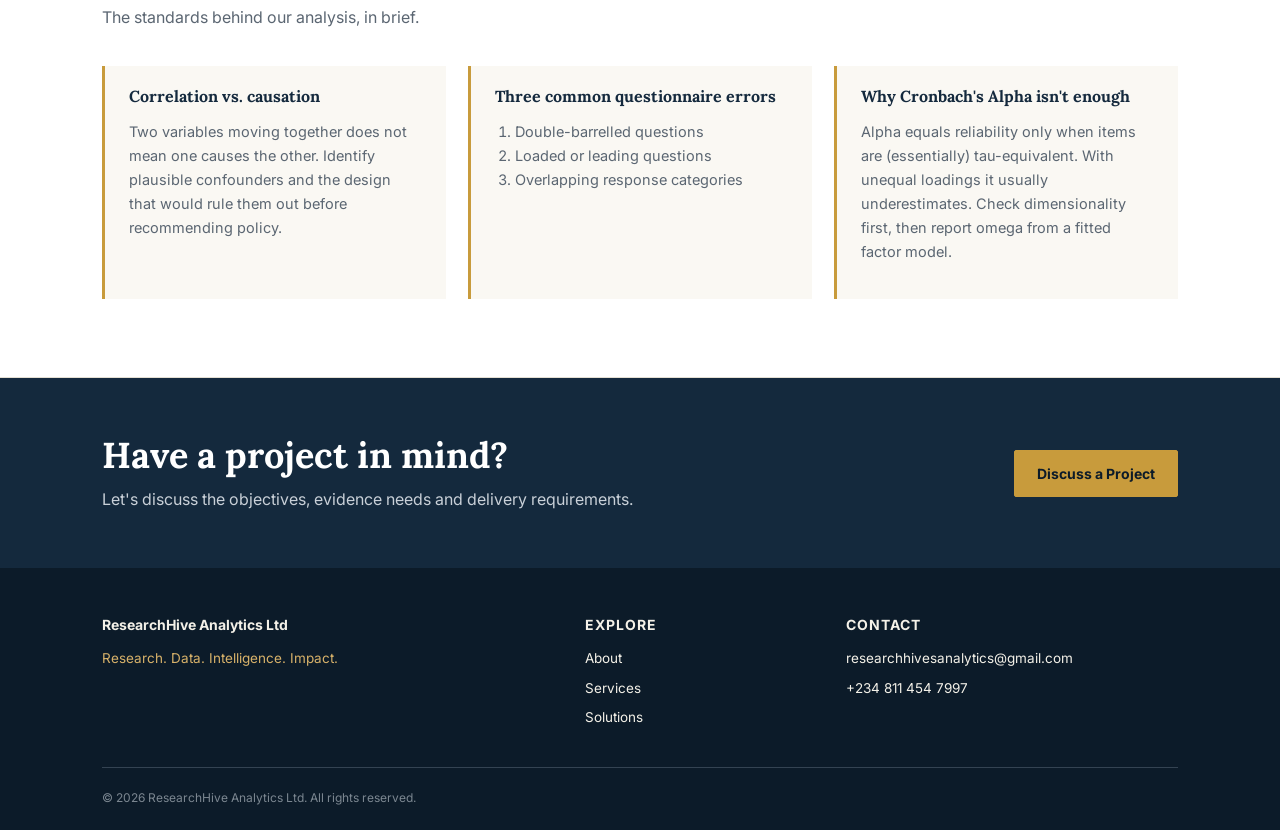
<file: projects.html>
<!doctype html><html lang="en"><head><meta charset="utf-8"><meta name="viewport" content="width=device-width,initial-scale=1">
<title>Projects | ResearchHive Analytics</title>
<meta name="description" content="Project areas ResearchHive supports: impact evaluation, digital data systems, breeding analytics, dashboards and capacity development.">
<link rel="canonical" href="https://daniellaojekere.github.io/Researchhive/projects.html">
<meta name="google-site-verification" content="Zp796G4UZMfhat3cHn0uabc0TzHQWBswNhGbTzUepqc">
<meta property="og:type" content="website">
<meta property="og:site_name" content="ResearchHive Analytics Ltd">
<meta property="og:title" content="Projects | ResearchHive Analytics">
<meta property="og:description" content="Project areas ResearchHive supports: impact evaluation, digital data systems, breeding analytics, dashboards and capacity development.">
<meta property="og:url" content="https://daniellaojekere.github.io/Researchhive/projects.html">
<meta property="og:image" content="https://daniellaojekere.github.io/Researchhive/og-card.png"><meta property="og:image:width" content="1200"><meta property="og:image:height" content="630"><meta name="twitter:card" content="summary_large_image"><meta name="twitter:image" content="https://daniellaojekere.github.io/Researchhive/og-card.png">
<meta name="twitter:title" content="Projects | ResearchHive Analytics">
<meta name="twitter:description" content="Project areas ResearchHive supports: impact evaluation, digital data systems, breeding analytics, dashboards and capacity development.">
<link rel="icon" type="image/png" href="favicon.png"><link rel="apple-touch-icon" href="apple-touch-icon.png">
<link rel="preconnect" href="https://fonts.googleapis.com"><link rel="preconnect" href="https://fonts.gstatic.com" crossorigin><link href="https://fonts.googleapis.com/css2?family=Inter:wght@400;500;600;700&family=Lora:wght@500;600;700&display=swap" rel="stylesheet"><link rel="stylesheet" href="style.css"></head><body>
<div class="contact-bar"><a href="mailto:researchhivesanalytics@gmail.com">researchhivesanalytics@gmail.com</a><a href="https://wa.me/2348114547997" target="_blank" rel="noopener">WhatsApp: +234 811 454 7997</a></div><header class="site-nav"><a class="brand" href="index.html"><img class="brand-mark" src="logo-mark.png" alt="" width="34" height="40">ResearchHive <span>Analytics</span></a><button class="nav-toggle" aria-label="Toggle navigation">☰</button><nav class="nav-links"><a href="about.html">About</a><a href="services.html">Services</a><a href="solutions.html">Solutions</a><a href="projects.html">Projects</a><a class="nav-cta" href="contact.html">Discuss a Project</a></nav></header>
<main><section class="page-hero"><div class="eyebrow">OUR WORK</div><h1>Evidence, systems and solutions that support better decisions.</h1><p>A selection of the project areas and technical assignments ResearchHive is positioned to support.</p></section>
<section class="section"><div class="grid two"><article class="card-rh"><span class="tag">Research & Evaluation</span><h2>Research design and impact evaluation</h2><p>Study design, survey analytics, baseline and endline assessments, statistical modelling and evidence synthesis for development and research programmes.</p></article><article class="card-rh"><span class="tag">Data Systems</span><h2>Digital data collection and quality assurance</h2><p>Digital questionnaires, validation rules, field data workflows, database structures and data quality processes that improve the reliability of programme information.</p></article><article class="card-rh"><span class="tag">Agriculture & Food Systems</span><h2>Breeding and multi-environment analytics</h2><p>Experimental design, mixed-model analysis, genotype-by-environment assessment and analytical tools that support breeding and agricultural research decisions.</p></article><article class="card-rh"><span class="tag">Business Intelligence</span><h2>Dashboards and automated reporting</h2><p>Data pipelines, Power BI dashboards and reporting systems that make organisational performance information easier to monitor and interpret.</p></article><article class="card-rh"><span class="tag">Research Technology</span><h2>Custom analytical platforms</h2><p>Interactive applications and automated workflows designed around research, monitoring and organisational data requirements.</p></article><article class="card-rh"><span class="tag">Capacity Development</span><h2>Training and institutional support</h2><p>Practical training in research methods, R, Python, statistical analysis, Power BI, MERL and digital data collection.</p></article></div><p class="note">Selected institutional case studies and references are available on request during project scoping.</p></section><section class="section alt"><div class="eyebrow">METHODOLOGY NOTES</div><h2>Short notes from our practice.</h2><p class="section-sub">The standards behind our analysis, in brief.</p><div class="grid three"><article class="insight"><h3>Correlation vs. causation</h3><p>Two variables moving together does not mean one causes the other. Identify plausible confounders and the design that would rule them out before recommending policy.</p></article><article class="insight"><h3>Three common questionnaire errors</h3><ol><li>Double-barrelled questions</li><li>Loaded or leading questions</li><li>Overlapping response categories</li></ol></article><article class="insight"><h3>Why Cronbach's Alpha isn't enough</h3><p>Alpha equals reliability only when items are (essentially) tau-equivalent. With unequal loadings it usually underestimates. Check dimensionality first, then report omega from a fitted factor model.</p></article></div></section><section class="cta-band"><div><h2>Have a project in mind?</h2><p>Let's discuss the objectives, evidence needs and delivery requirements.</p></div><a class="btn-gold" href="contact.html">Discuss a Project</a></section></main>
<footer class="site-footer"><div class="footer-cols"><div><h3>ResearchHive Analytics Ltd</h3><p class="gold-text">Research. Data. Intelligence. Impact.</p></div><div><h4>Explore</h4><a href="about.html">About</a><a href="services.html">Services</a><a href="solutions.html">Solutions</a></div><div><h4>Contact</h4><a href="mailto:researchhivesanalytics@gmail.com">researchhivesanalytics@gmail.com</a><a href="tel:+2348114547997">+234 811 454 7997</a></div></div><p class="copyright">© 2026 ResearchHive Analytics Ltd. All rights reserved.</p></footer><script src="main.js"></script></body></html>
</file>
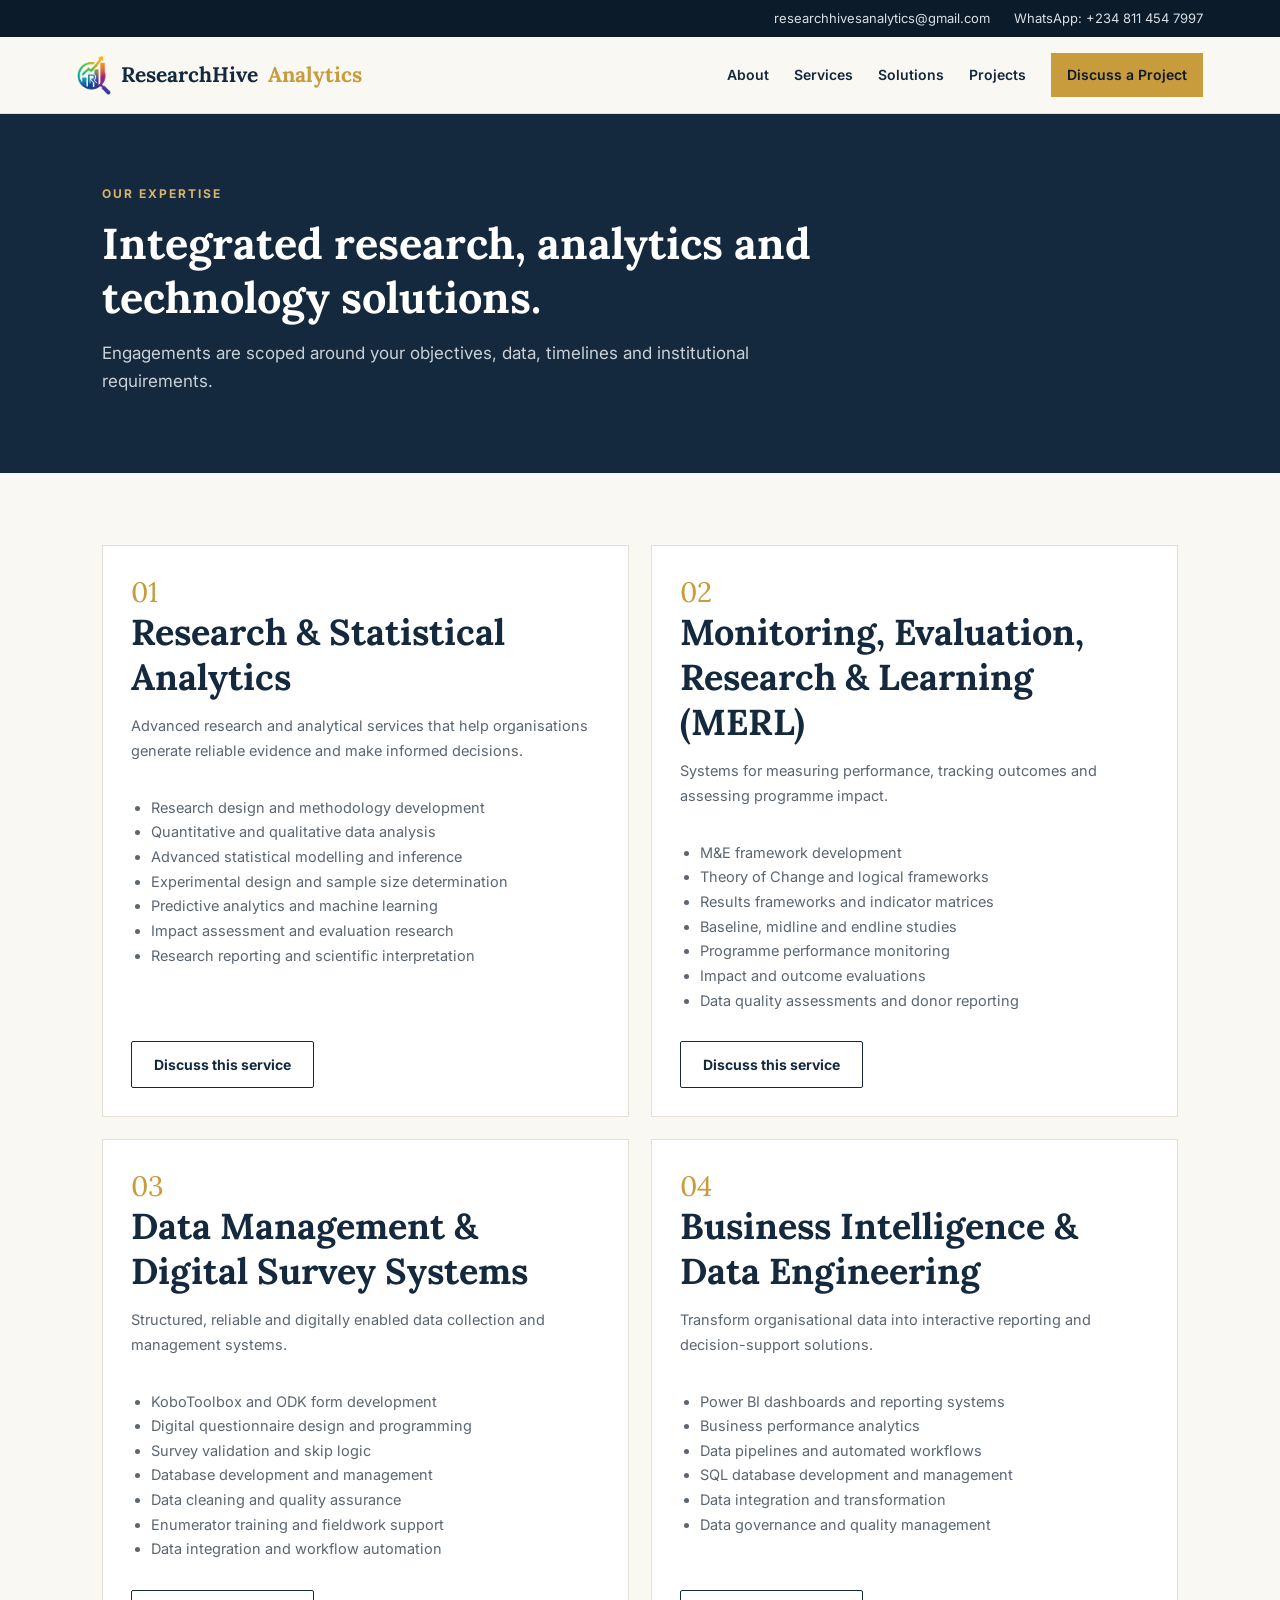
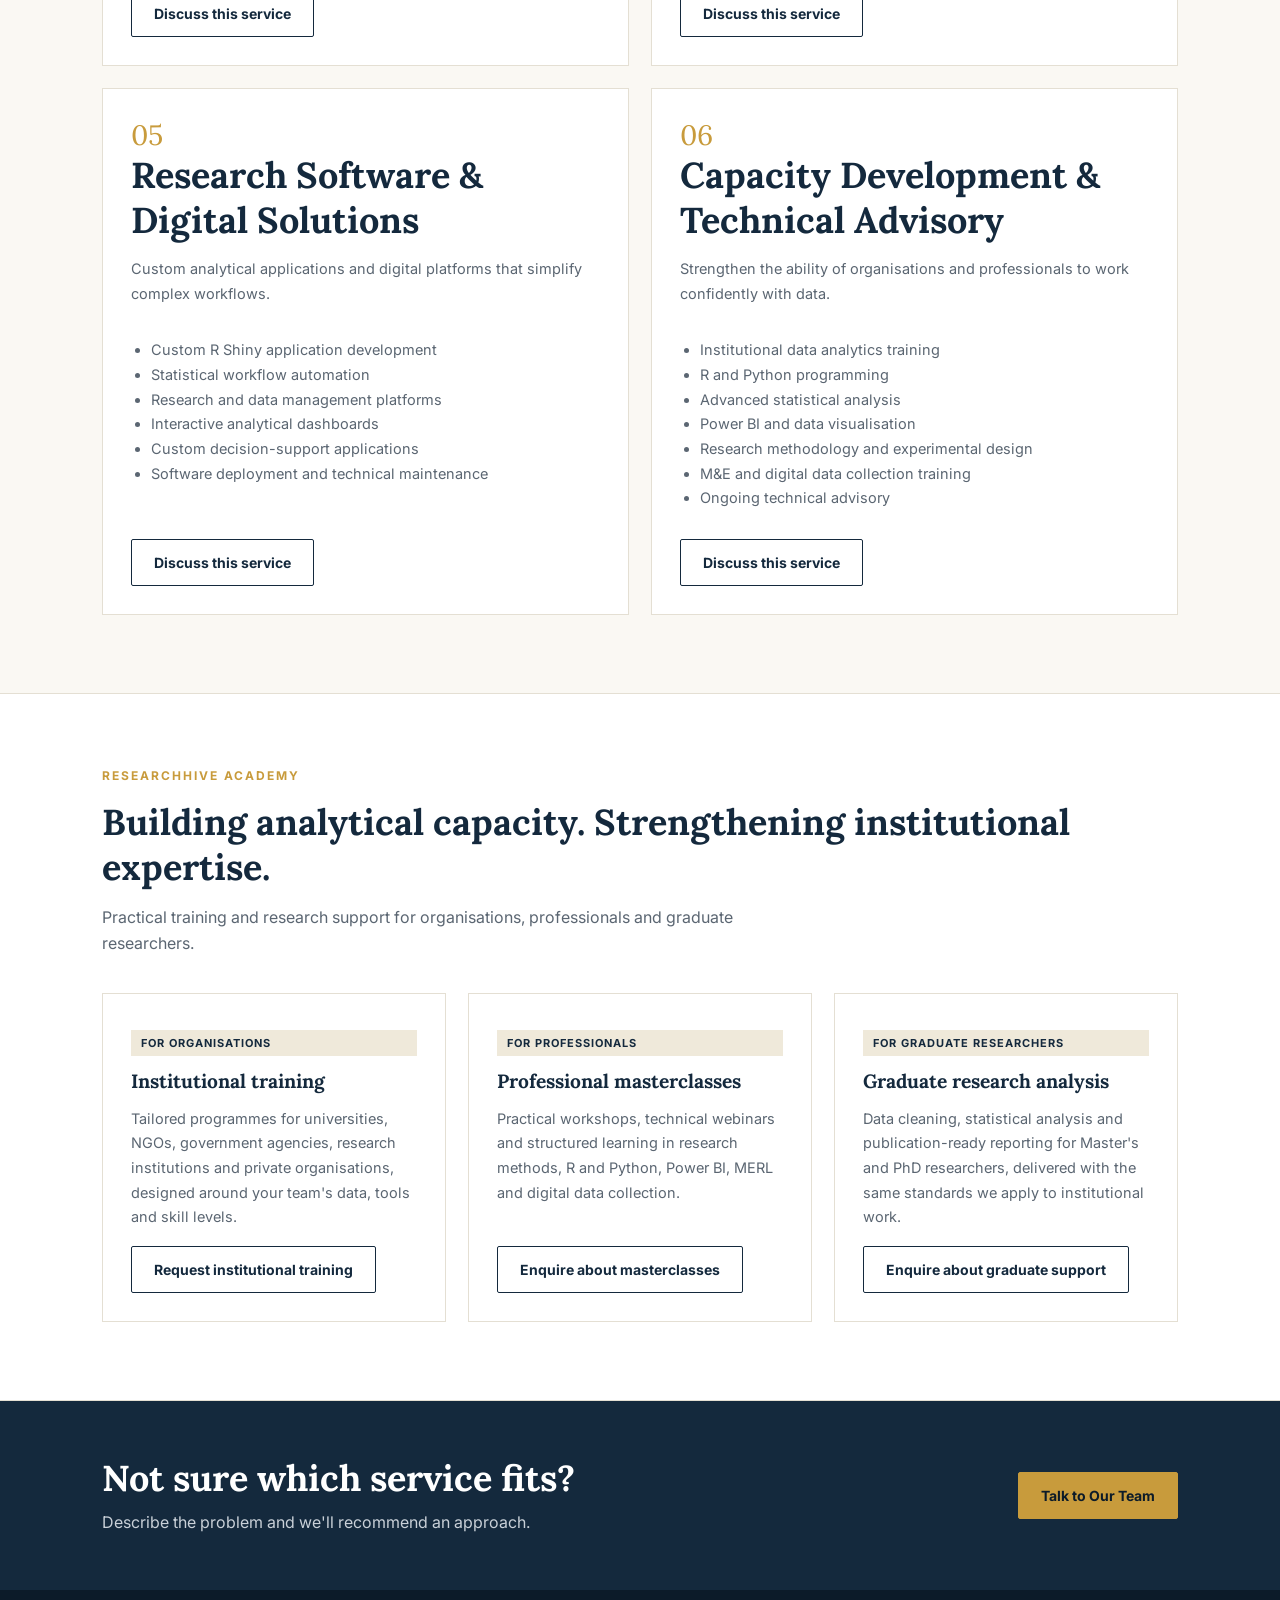
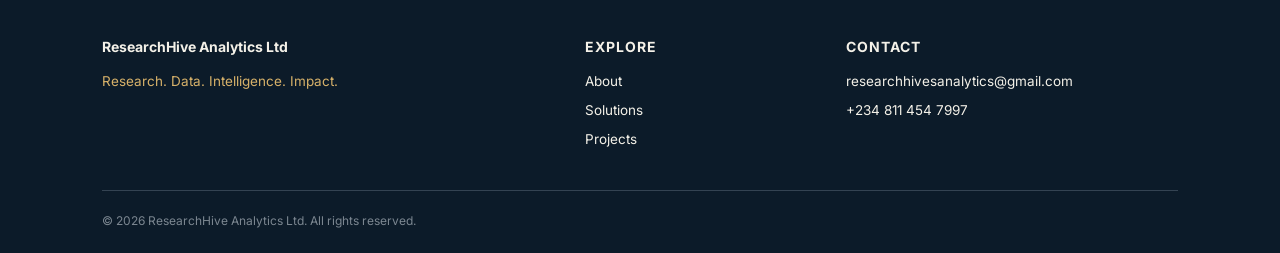
<file: services.html>
<!doctype html><html lang="en"><head><meta charset="utf-8"><meta name="viewport" content="width=device-width,initial-scale=1">
<title>Services | ResearchHive Analytics</title>
<meta name="description" content="Research and statistical analytics, MERL, digital survey systems, business intelligence, research software and institutional training.">
<link rel="canonical" href="https://daniellaojekere.github.io/Researchhive/services.html">
<meta name="google-site-verification" content="Zp796G4UZMfhat3cHn0uabc0TzHQWBswNhGbTzUepqc">
<meta property="og:type" content="website">
<meta property="og:site_name" content="ResearchHive Analytics Ltd">
<meta property="og:title" content="Services | ResearchHive Analytics">
<meta property="og:description" content="Research and statistical analytics, MERL, digital survey systems, business intelligence, research software and institutional training.">
<meta property="og:url" content="https://daniellaojekere.github.io/Researchhive/services.html">
<meta property="og:image" content="https://daniellaojekere.github.io/Researchhive/og-card.png"><meta property="og:image:width" content="1200"><meta property="og:image:height" content="630"><meta name="twitter:card" content="summary_large_image"><meta name="twitter:image" content="https://daniellaojekere.github.io/Researchhive/og-card.png">
<meta name="twitter:title" content="Services | ResearchHive Analytics">
<meta name="twitter:description" content="Research and statistical analytics, MERL, digital survey systems, business intelligence, research software and institutional training.">
<link rel="icon" type="image/png" href="favicon.png"><link rel="apple-touch-icon" href="apple-touch-icon.png">
<link rel="preconnect" href="https://fonts.googleapis.com"><link rel="preconnect" href="https://fonts.gstatic.com" crossorigin><link href="https://fonts.googleapis.com/css2?family=Inter:wght@400;500;600;700&family=Lora:wght@500;600;700&display=swap" rel="stylesheet"><link rel="stylesheet" href="style.css"></head><body>
<div class="contact-bar"><a href="mailto:researchhivesanalytics@gmail.com">researchhivesanalytics@gmail.com</a><a href="https://wa.me/2348114547997" target="_blank" rel="noopener">WhatsApp: +234 811 454 7997</a></div><header class="site-nav"><a class="brand" href="index.html"><img class="brand-mark" src="logo-mark.png" alt="" width="34" height="40">ResearchHive <span>Analytics</span></a><button class="nav-toggle" aria-label="Toggle navigation">☰</button><nav class="nav-links"><a href="about.html">About</a><a href="services.html">Services</a><a href="solutions.html">Solutions</a><a href="projects.html">Projects</a><a class="nav-cta" href="contact.html">Discuss a Project</a></nav></header>
<main><section class="page-hero"><div class="eyebrow">OUR EXPERTISE</div><h1>Integrated research, analytics and technology solutions.</h1><p>Engagements are scoped around your objectives, data, timelines and institutional requirements.</p></section>
<section class="section"><div class="grid two">
<article class="service-block"><span class="number">01</span><h2>Research & Statistical Analytics</h2><p>Advanced research and analytical services that help organisations generate reliable evidence and make informed decisions.</p><ul><li>Research design and methodology development</li><li>Quantitative and qualitative data analysis</li><li>Advanced statistical modelling and inference</li><li>Experimental design and sample size determination</li><li>Predictive analytics and machine learning</li><li>Impact assessment and evaluation research</li><li>Research reporting and scientific interpretation</li></ul><a class="btn-line" href="contact.html?service=Research%20%26%20Statistical%20Analytics">Discuss this service</a></article>
<article class="service-block"><span class="number">02</span><h2>Monitoring, Evaluation, Research & Learning (MERL)</h2><p>Systems for measuring performance, tracking outcomes and assessing programme impact.</p><ul><li>M&E framework development</li><li>Theory of Change and logical frameworks</li><li>Results frameworks and indicator matrices</li><li>Baseline, midline and endline studies</li><li>Programme performance monitoring</li><li>Impact and outcome evaluations</li><li>Data quality assessments and donor reporting</li></ul><a class="btn-line" href="contact.html?service=Monitoring%2C%20Evaluation%2C%20Research%20%26%20Learning">Discuss this service</a></article>
<article class="service-block"><span class="number">03</span><h2>Data Management & Digital Survey Systems</h2><p>Structured, reliable and digitally enabled data collection and management systems.</p><ul><li>KoboToolbox and ODK form development</li><li>Digital questionnaire design and programming</li><li>Survey validation and skip logic</li><li>Database development and management</li><li>Data cleaning and quality assurance</li><li>Enumerator training and fieldwork support</li><li>Data integration and workflow automation</li></ul><a class="btn-line" href="contact.html?service=Data%20Management%20%26%20Digital%20Survey%20Systems">Discuss this service</a></article>
<article class="service-block"><span class="number">04</span><h2>Business Intelligence & Data Engineering</h2><p>Transform organisational data into interactive reporting and decision-support solutions.</p><ul><li>Power BI dashboards and reporting systems</li><li>Business performance analytics</li><li>Data pipelines and automated workflows</li><li>SQL database development and management</li><li>Data integration and transformation</li><li>Data governance and quality management</li></ul><a class="btn-line" href="contact.html?service=Business%20Intelligence%20%26%20Data%20Engineering">Discuss this service</a></article>
<article class="service-block"><span class="number">05</span><h2>Research Software & Digital Solutions</h2><p>Custom analytical applications and digital platforms that simplify complex workflows.</p><ul><li>Custom R Shiny application development</li><li>Statistical workflow automation</li><li>Research and data management platforms</li><li>Interactive analytical dashboards</li><li>Custom decision-support applications</li><li>Software deployment and technical maintenance</li></ul><a class="btn-line" href="contact.html?service=Research%20Software%20%26%20Digital%20Solutions">Discuss this service</a></article>
<article class="service-block"><span class="number">06</span><h2>Capacity Development & Technical Advisory</h2><p>Strengthen the ability of organisations and professionals to work confidently with data.</p><ul><li>Institutional data analytics training</li><li>R and Python programming</li><li>Advanced statistical analysis</li><li>Power BI and data visualisation</li><li>Research methodology and experimental design</li><li>M&E and digital data collection training</li><li>Ongoing technical advisory</li></ul><a class="btn-line" href="contact.html?service=Capacity%20Development%20%26%20Technical%20Advisory">Discuss this service</a></article></div></section>
<section class="section alt" id="academy"><div class="eyebrow">RESEARCHHIVE ACADEMY</div><h2>Building analytical capacity. Strengthening institutional expertise.</h2><p class="section-sub">Practical training and research support for organisations, professionals and graduate researchers.</p><div class="grid three"><article class="card-rh"><span class="tag">For organisations</span><h3>Institutional training</h3><p>Tailored programmes for universities, NGOs, government agencies, research institutions and private organisations, designed around your team's data, tools and skill levels.</p><a class="btn-line" href="contact.html?service=Capacity%20Development%20%26%20Technical%20Advisory">Request institutional training</a></article><article class="card-rh"><span class="tag">For professionals</span><h3>Professional masterclasses</h3><p>Practical workshops, technical webinars and structured learning in research methods, R and Python, Power BI, MERL and digital data collection.</p><a class="btn-line" href="contact.html?service=Capacity%20Development%20%26%20Technical%20Advisory">Enquire about masterclasses</a></article><article class="card-rh"><span class="tag">For graduate researchers</span><h3>Graduate research analysis</h3><p>Data cleaning, statistical analysis and publication-ready reporting for Master's and PhD researchers, delivered with the same standards we apply to institutional work.</p><a class="btn-line" href="contact.html?service=Research%20%26%20Statistical%20Analytics">Enquire about graduate support</a></article></div></section><section class="cta-band"><div><h2>Not sure which service fits?</h2><p>Describe the problem and we'll recommend an approach.</p></div><a class="btn-gold" href="contact.html">Talk to Our Team</a></section></main>
<footer class="site-footer"><div class="footer-cols"><div><h3>ResearchHive Analytics Ltd</h3><p class="gold-text">Research. Data. Intelligence. Impact.</p></div><div><h4>Explore</h4><a href="about.html">About</a><a href="solutions.html">Solutions</a><a href="projects.html">Projects</a></div><div><h4>Contact</h4><a href="mailto:researchhivesanalytics@gmail.com">researchhivesanalytics@gmail.com</a><a href="tel:+2348114547997">+234 811 454 7997</a></div></div><p class="copyright">© 2026 ResearchHive Analytics Ltd. All rights reserved.</p></footer><script src="main.js"></script></body></html>
</file>
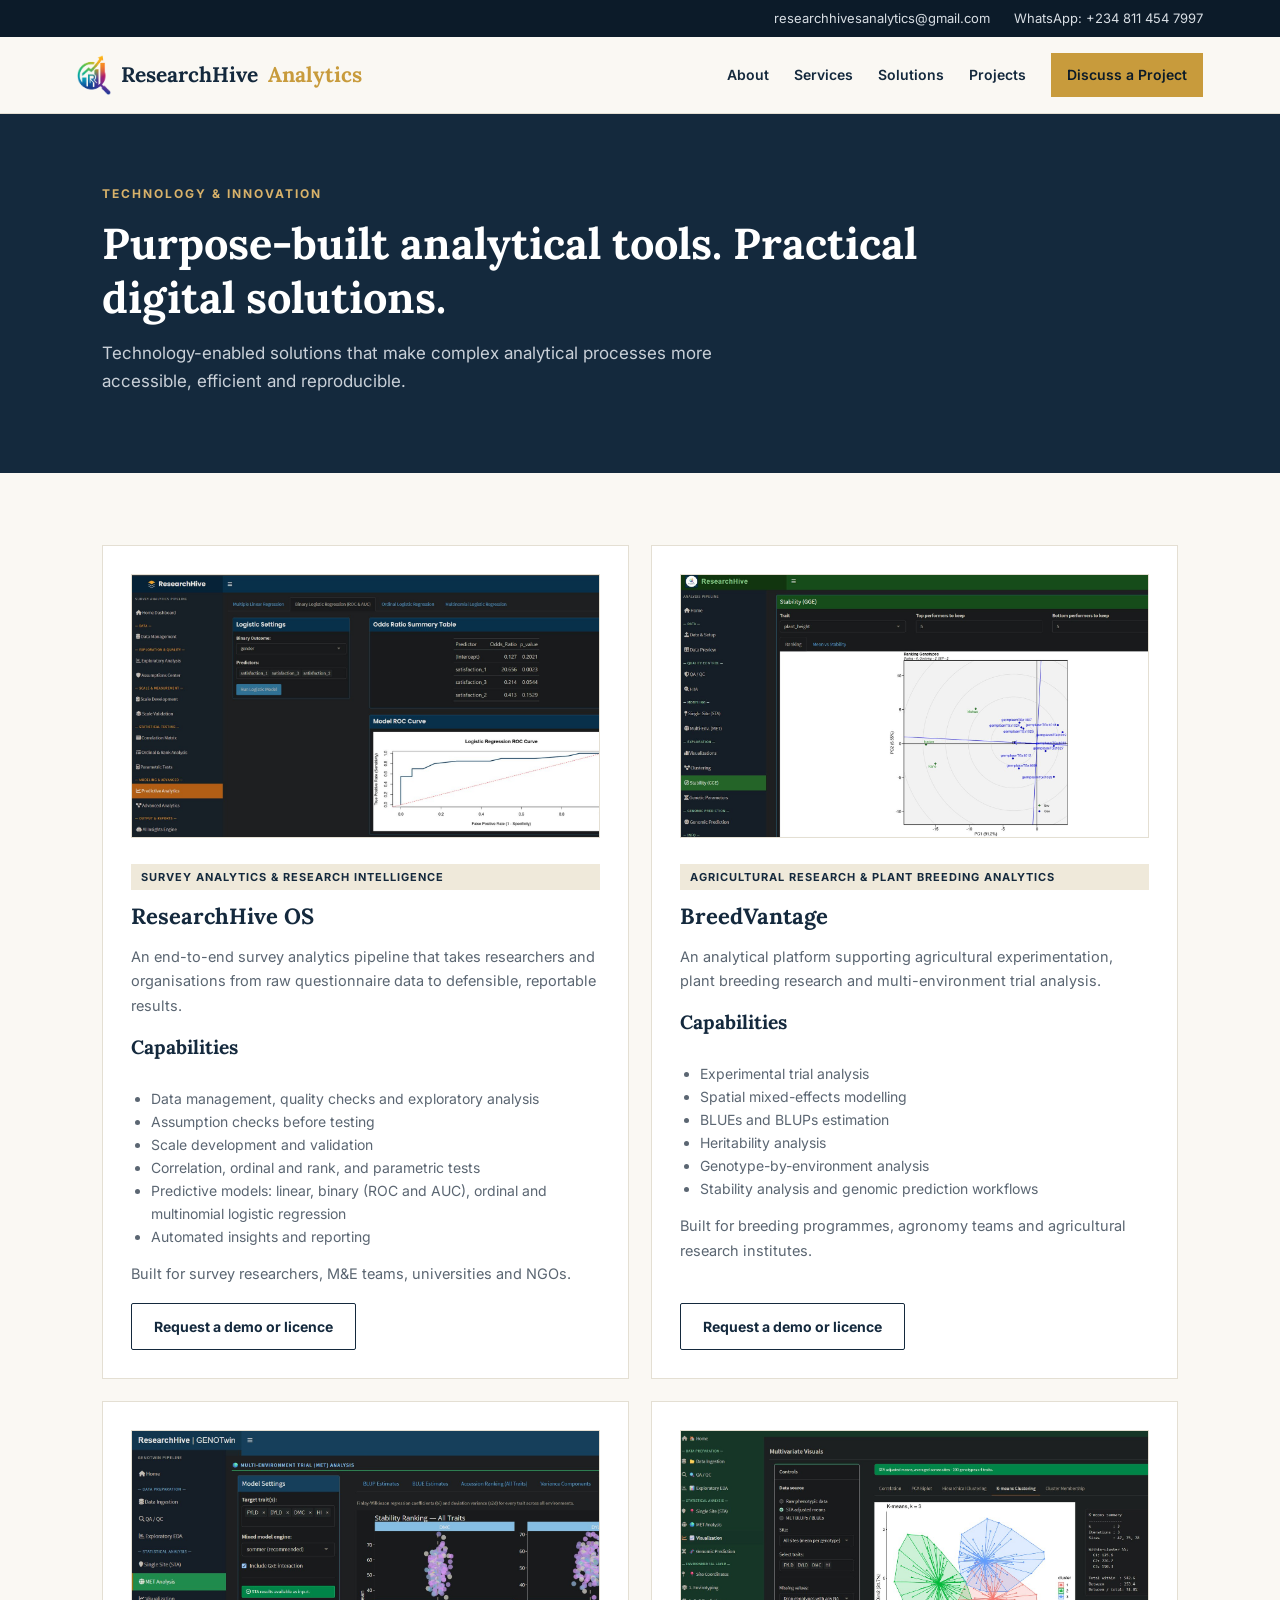
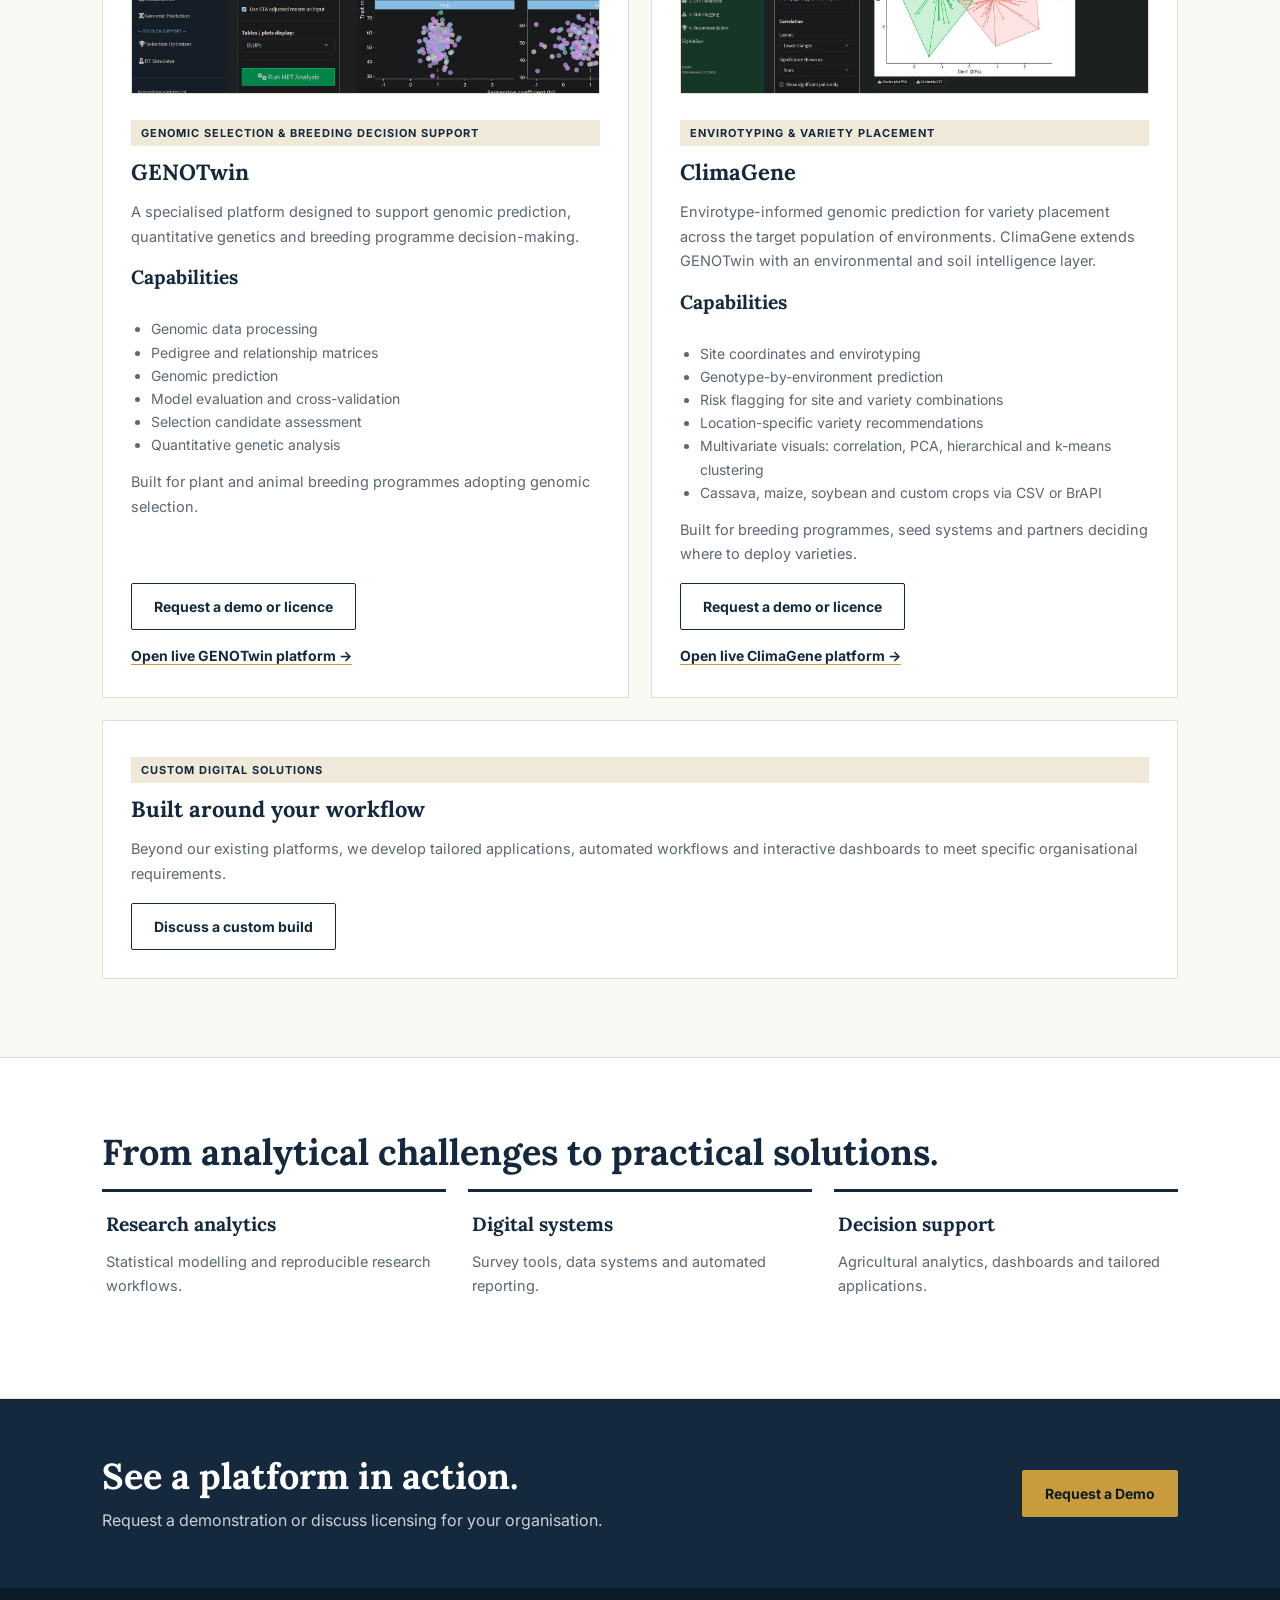
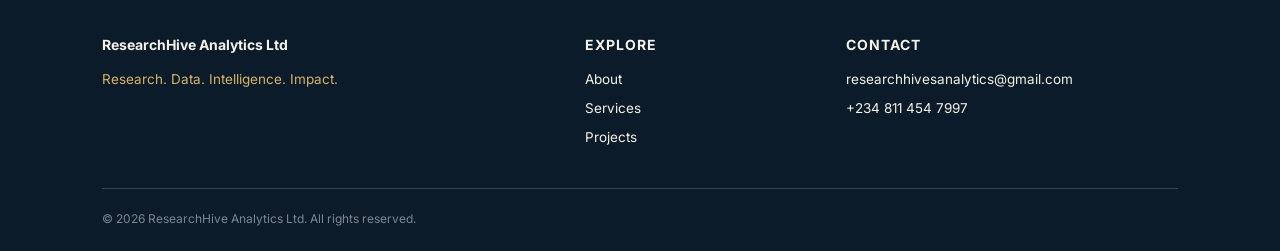
<file: solutions.html>
<!doctype html><html lang="en"><head><meta charset="utf-8"><meta name="viewport" content="width=device-width,initial-scale=1">
<title>Solutions | ResearchHive Analytics</title>
<meta name="description" content="ResearchHive OS, BreedVantage, GENOTwin and ClimaGene: platforms for survey analytics, plant breeding, genomic selection and variety placement.">
<link rel="canonical" href="https://daniellaojekere.github.io/Researchhive/solutions.html">
<meta name="google-site-verification" content="Zp796G4UZMfhat3cHn0uabc0TzHQWBswNhGbTzUepqc">
<meta property="og:type" content="website">
<meta property="og:site_name" content="ResearchHive Analytics Ltd">
<meta property="og:title" content="Solutions | ResearchHive Analytics">
<meta property="og:description" content="ResearchHive OS, BreedVantage, GENOTwin and ClimaGene: platforms for survey analytics, plant breeding, genomic selection and variety placement.">
<meta property="og:url" content="https://daniellaojekere.github.io/Researchhive/solutions.html">
<meta property="og:image" content="https://daniellaojekere.github.io/Researchhive/og-card.png"><meta property="og:image:width" content="1200"><meta property="og:image:height" content="630"><meta name="twitter:card" content="summary_large_image"><meta name="twitter:image" content="https://daniellaojekere.github.io/Researchhive/og-card.png">
<meta name="twitter:title" content="Solutions | ResearchHive Analytics">
<meta name="twitter:description" content="ResearchHive OS, BreedVantage, GENOTwin and ClimaGene: platforms for survey analytics, plant breeding, genomic selection and variety placement.">
<link rel="icon" type="image/png" href="favicon.png"><link rel="apple-touch-icon" href="apple-touch-icon.png">
<link rel="preconnect" href="https://fonts.googleapis.com"><link rel="preconnect" href="https://fonts.gstatic.com" crossorigin><link href="https://fonts.googleapis.com/css2?family=Inter:wght@400;500;600;700&family=Lora:wght@500;600;700&display=swap" rel="stylesheet"><link rel="stylesheet" href="style.css"></head><body>
<div class="contact-bar"><a href="mailto:researchhivesanalytics@gmail.com">researchhivesanalytics@gmail.com</a><a href="https://wa.me/2348114547997" target="_blank" rel="noopener">WhatsApp: +234 811 454 7997</a></div><header class="site-nav"><a class="brand" href="index.html"><img class="brand-mark" src="logo-mark.png" alt="" width="34" height="40">ResearchHive <span>Analytics</span></a><button class="nav-toggle" aria-label="Toggle navigation">☰</button><nav class="nav-links"><a href="about.html">About</a><a href="services.html">Services</a><a href="solutions.html">Solutions</a><a href="projects.html">Projects</a><a class="nav-cta" href="contact.html">Discuss a Project</a></nav></header>
<main><section class="page-hero"><div class="eyebrow">TECHNOLOGY & INNOVATION</div><h1>Purpose-built analytical tools. Practical digital solutions.</h1><p>Technology-enabled solutions that make complex analytical processes more accessible, efficient and reproducible.</p></section>
<section class="section"><div class="grid two"><article class="card-rh product-detail" id="researchhive-os"><img class="product-img" src="researchhive-os.jpg" data-alts="researchhive-os.png,researchhive_os.png,researchhive_os.jpg,ResearchHive-OS.png" alt="ResearchHive OS platform screenshot" loading="lazy" onerror="var a=(this.dataset.alts||'').split(',').filter(Boolean);if(a.length){this.dataset.alts=a.slice(1).join(',');this.src=''+a[0];}else{this.remove();}"><div class="product-placeholder">ResearchHive OS</div><span class="tag">Survey Analytics & Research Intelligence</span><h2>ResearchHive OS</h2><p>An end-to-end survey analytics pipeline that takes researchers and organisations from raw questionnaire data to defensible, reportable results.</p><h3>Capabilities</h3><ul><li>Data management, quality checks and exploratory analysis</li><li>Assumption checks before testing</li><li>Scale development and validation</li><li>Correlation, ordinal and rank, and parametric tests</li><li>Predictive models: linear, binary (ROC and AUC), ordinal and multinomial logistic regression</li><li>Automated insights and reporting</li></ul><p class="muted">Built for survey researchers, M&E teams, universities and NGOs.</p><a class="btn-line" href="contact.html?service=ResearchHive%20OS%20demo%20or%20licence">Request a demo or licence</a></article><article class="card-rh product-detail" id="breedvantage"><img class="product-img" src="breedvantage.jpg" data-alts="breedvantage.png,breedvantage.jpeg,breedvantage.webp,BreedVantage.png,BreedVantage.jpg,Breedvantage.png" alt="BreedVantage platform screenshot" loading="lazy" onerror="var a=(this.dataset.alts||'').split(',').filter(Boolean);if(a.length){this.dataset.alts=a.slice(1).join(',');this.src=''+a[0];}else{this.remove();}"><div class="product-placeholder">BreedVantage</div><span class="tag">Agricultural Research & Plant Breeding Analytics</span><h2>BreedVantage</h2><p>An analytical platform supporting agricultural experimentation, plant breeding research and multi-environment trial analysis.</p><h3>Capabilities</h3><ul><li>Experimental trial analysis</li><li>Spatial mixed-effects modelling</li><li>BLUEs and BLUPs estimation</li><li>Heritability analysis</li><li>Genotype-by-environment analysis</li><li>Stability analysis and genomic prediction workflows</li></ul><p class="muted">Built for breeding programmes, agronomy teams and agricultural research institutes.</p><a class="btn-line" href="contact.html?service=BreedVantage%20demo%20or%20licence">Request a demo or licence</a></article><article class="card-rh product-detail" id="genotwin"><img class="product-img" src="genotwin.jpg" data-alts="genotwin.png,genotwin.jpeg,genotwin.webp,GENOTwin.png,GENOTwin.jpg,GenoTwin.png,Genotwin.png" alt="GENOTwin platform screenshot" loading="lazy" onerror="var a=(this.dataset.alts||'').split(',').filter(Boolean);if(a.length){this.dataset.alts=a.slice(1).join(',');this.src=''+a[0];}else{this.remove();}"><div class="product-placeholder">GENOTwin</div><span class="tag">Genomic Selection & Breeding Decision Support</span><h2>GENOTwin</h2><p>A specialised platform designed to support genomic prediction, quantitative genetics and breeding programme decision-making.</p><h3>Capabilities</h3><ul><li>Genomic data processing</li><li>Pedigree and relationship matrices</li><li>Genomic prediction</li><li>Model evaluation and cross-validation</li><li>Selection candidate assessment</li><li>Quantitative genetic analysis</li></ul><p class="muted">Built for plant and animal breeding programmes adopting genomic selection.</p><a class="btn-line" href="contact.html?service=GENOTwin%20demo%20or%20licence">Request a demo or licence</a><p><a class="text-link" href="https://zekldj-daniella-ojekere.shinyapps.io/GenoTWIN" target="_blank" rel="noopener">Open live GENOTwin platform →</a></p></article><article class="card-rh product-detail" id="climagene"><img class="product-img" src="climagene.jpg" data-alts="climagene.png,ClimaGene.png,ClimaGene.jpg" alt="ClimaGene platform screenshot" loading="lazy" onerror="var a=(this.dataset.alts||'').split(',').filter(Boolean);if(a.length){this.dataset.alts=a.slice(1).join(',');this.src=''+a[0];}else{this.remove();}"><div class="product-placeholder">ClimaGene</div><span class="tag">Envirotyping & Variety Placement</span><h2>ClimaGene</h2><p>Envirotype-informed genomic prediction for variety placement across the target population of environments. ClimaGene extends GENOTwin with an environmental and soil intelligence layer.</p><h3>Capabilities</h3><ul><li>Site coordinates and envirotyping</li><li>Genotype-by-environment prediction</li><li>Risk flagging for site and variety combinations</li><li>Location-specific variety recommendations</li><li>Multivariate visuals: correlation, PCA, hierarchical and k-means clustering</li><li>Cassava, maize, soybean and custom crops via CSV or BrAPI</li></ul><p class="muted">Built for breeding programmes, seed systems and partners deciding where to deploy varieties.</p><a class="btn-line" href="contact.html?service=ClimaGene%20demo%20or%20licence">Request a demo or licence</a><p><a class="text-link" href="https://daniellaojekere.shinyapps.io/climagene" target="_blank" rel="noopener">Open live ClimaGene platform →</a></p></article></div><div class="custom-wide"><article class="card-rh"><span class="tag">Custom Digital Solutions</span><h2>Built around your workflow</h2><p>Beyond our existing platforms, we develop tailored applications, automated workflows and interactive dashboards to meet specific organisational requirements.</p><a class="btn-line" href="contact.html?service=Custom%20digital%20solution">Discuss a custom build</a></article></div></section>
<section class="section alt"><h2>From analytical challenges to practical solutions.</h2><div class="grid three"><div class="tile"><h3>Research analytics</h3><p>Statistical modelling and reproducible research workflows.</p></div><div class="tile"><h3>Digital systems</h3><p>Survey tools, data systems and automated reporting.</p></div><div class="tile"><h3>Decision support</h3><p>Agricultural analytics, dashboards and tailored applications.</p></div></div></section><section class="cta-band"><div><h2>See a platform in action.</h2><p>Request a demonstration or discuss licensing for your organisation.</p></div><a class="btn-gold" href="contact.html">Request a Demo</a></section></main>
<footer class="site-footer"><div class="footer-cols"><div><h3>ResearchHive Analytics Ltd</h3><p class="gold-text">Research. Data. Intelligence. Impact.</p></div><div><h4>Explore</h4><a href="about.html">About</a><a href="services.html">Services</a><a href="projects.html">Projects</a></div><div><h4>Contact</h4><a href="mailto:researchhivesanalytics@gmail.com">researchhivesanalytics@gmail.com</a><a href="tel:+2348114547997">+234 811 454 7997</a></div></div><p class="copyright">© 2026 ResearchHive Analytics Ltd. All rights reserved.</p></footer><script src="main.js"></script></body></html>
</file>
<file: style.css>
:root{--navy:#14293D;--deep:#0C1B29;--gold:#C89B3C;--cream:#FAF8F3;--line:#E4DFD3;--muted:#5B6672;--sand:#EFE9DA}*{box-sizing:border-box}html{scroll-behavior:smooth}body{margin:0;background:var(--cream);color:#1C2B39;font-family:Inter,-apple-system,BlinkMacSystemFont,"Segoe UI",sans-serif;line-height:1.65}h1,h2,h3,h4{font-family:Lora,Georgia,serif;color:var(--navy);line-height:1.25;margin:0 0 14px}h1{font-size:clamp(2.2rem,5vw,3.3rem)}h2{font-size:clamp(1.7rem,3vw,2.25rem)}h3{font-size:1.2rem}p{margin:0 0 16px;color:var(--muted)}a{color:inherit}.contact-bar{background:var(--deep);color:#D8DEE4;padding:8px 6vw;display:flex;justify-content:flex-end;gap:24px;flex-wrap:wrap;font-size:13px}.contact-bar a{text-decoration:none;color:inherit}.contact-bar a:hover{color:var(--gold)}.site-nav{position:sticky;top:0;z-index:20;background:rgba(250,248,243,.97);backdrop-filter:blur(8px);border-bottom:1px solid var(--line);padding:16px 6vw;display:flex;align-items:center;justify-content:space-between;gap:20px}.brand{font:700 21px Lora,Georgia,serif;text-decoration:none;color:var(--navy);white-space:nowrap}.brand span{color:var(--gold)}.nav-links{display:flex;align-items:center;gap:25px}.nav-links a{text-decoration:none;color:var(--navy);font-size:14px;font-weight:600}.nav-links a:hover{color:var(--gold)}.nav-links .nav-cta{background:var(--gold);padding:10px 16px;color:var(--deep)}.nav-toggle{display:none;background:transparent;border:1px solid var(--line);padding:7px 12px;font-size:20px;color:var(--navy)}.hero{background:linear-gradient(180deg,var(--deep),var(--navy));color:#F4F1E8;padding:105px 8vw 88px}.hero h1{color:#F4F1E8;max-width:900px}.eyebrow{color:var(--gold);font-size:12px;letter-spacing:2px;font-weight:700;margin-bottom:14px}.hero .eyebrow,.page-hero .eyebrow{color:#D8B26A}.lede{font-size:18px;color:#C9D0D8;max-width:700px;margin:20px 0 30px}.support{color:#D8B26A;font-style:italic;margin-top:25px}.actions{display:flex;gap:14px;flex-wrap:wrap}.btn-gold,.btn-ghost,.btn-line{display:inline-block;text-decoration:none;padding:11px 22px;border-radius:2px;font-size:14px;font-weight:700;cursor:pointer}.btn-gold{background:var(--gold);color:var(--deep);border:1px solid var(--gold)}.btn-gold:hover{background:#b6872f}.btn-ghost{border:1px solid #8c9aa6;color:#F4F1E8}.btn-line{border:1px solid var(--navy);color:var(--navy);background:transparent}.btn-line:hover{background:var(--navy);color:white}.page-hero{background:var(--navy);padding:70px 8vw 62px;color:white}.page-hero h1{color:white;max-width:850px;font-size:clamp(2rem,4vw,2.7rem)}.page-hero p{color:#C9D0D8;max-width:700px;font-size:17px;margin-top:14px}.section{padding:72px 8vw 78px}.section.alt{background:white;border-block:1px solid var(--line)}.section-sub{max-width:700px;margin:12px 0 36px;font-size:16px}.split{display:grid;grid-template-columns: minmax(220px, .8fr) 1.2fr;gap:8vw;align-items:start}.split p{font-size:16px;line-height:1.8}.grid{display:grid;gap:22px}.grid.three{grid-template-columns:repeat(3,minmax(0,1fr))}.grid.two{grid-template-columns:repeat(2,minmax(0,1fr))}.tile{border-top:3px solid var(--navy);padding:20px 4px 5px}.tile .ic{color:var(--gold);font-size:27px;margin-bottom:10px}.tile p,.card-rh p,.service-block p,.service-block li{font-size:14.5px;line-height:1.7}.card-rh,.service-block{background:white;border:1px solid var(--line);padding:28px;height:100%}.card-rh h2{font-size:22px}.tag{display:inline-block;background:var(--sand);color:var(--navy);padding:4px 10px;font-size:11px;font-weight:700;letter-spacing:1px;text-transform:uppercase;margin:8px 0 13px}.product-placeholder{aspect-ratio:16/9;background:linear-gradient(135deg,#EEF1F5,var(--sand));border:1px solid var(--line);display:grid;place-items:center;color:var(--navy);font:600 22px Lora,Georgia,serif;margin-bottom:18px}.product-img{width:100%;height:auto;max-height:340px;object-fit:contain;border:1px solid var(--line);margin-bottom:18px}.product-detail .product-placeholder{margin-top:0}.product-detail ul{padding-left:20px;color:var(--muted);font-size:14px}.service-block{display:flex;flex-direction:column}.service-block .number{font:28px Lora,Georgia,serif;color:var(--gold)}.service-block ul{padding-left:20px;flex:1;color:var(--muted)}.service-block .btn-line{align-self:flex-start;margin-top:12px}.section-foot{margin-top:32px}.text-link{font-weight:700;color:var(--navy);text-decoration:none;border-bottom:1px solid var(--gold);font-size:14px}.text-link:hover{color:var(--gold)}.cta-band{background:var(--navy);padding:55px 8vw;color:white;display:flex;justify-content:space-between;align-items:center;gap:25px;flex-wrap:wrap}.cta-band h2{color:white;margin-bottom:8px}.cta-band p{color:#C9D0D8;margin:0}.site-footer{background:var(--deep);color:#B9C2CA;padding:48px 8vw 22px;font-size:13.5px}.footer-cols{display:grid;grid-template-columns:2fr 1fr 1.5fr;gap:40px}.site-footer h3,.site-footer h4{color:#F4F1E8;font-family:Inter,sans-serif;font-size:14px}.site-footer h4{text-transform:uppercase;letter-spacing:1px}.site-footer a,.site-footer span{display:block;color:#F4F1E8;text-decoration:none;margin:7px 0}.site-footer a:hover{color:var(--gold)}.gold-text{color:#D8B26A}.copyright{border-top:1px solid #344352;padding-top:20px;margin:32px 0 0;color:#7C8791;font-size:12px}.note,.form-note{font-size:12px;color:var(--muted);margin-top:22px}.contact-layout{display:grid;grid-template-columns:minmax(240px,.75fr) minmax(0,1.5fr);gap:36px;background:var(--navy)}.contact-info h2,.contact-info h3{color:white}.contact-info p,.contact-info li{color:#C9D0D8}.contact-info>a{display:block;color:#F4F1E8;border:1px solid #526170;padding:12px 15px;text-decoration:none;margin:12px 0;font-size:14px;overflow-wrap:anywhere}.contact-info>a:hover{border-color:var(--gold);color:var(--gold)}.steps{padding-left:22px}.steps li{padding:9px 0;color:var(--muted)}.steps b{color:inherit}.contact-form{background:#F4F1E8;padding:32px;color:var(--navy)}.contact-form h2{font-size:19px;margin:5px 0 18px}.contact-form h2:not(:first-child){margin-top:30px;border-top:1px solid var(--line);padding-top:22px}.form-grid{display:grid;grid-template-columns:repeat(2,minmax(0,1fr));gap:15px}.contact-form label{display:block;font-size:13px;font-weight:600;color:var(--navy);margin-bottom:15px}.contact-form em{color:#A0522D;font-style:normal}.contact-form input,.contact-form select,.contact-form textarea{display:block;width:100%;margin-top:6px;padding:11px;border:1px solid var(--line);background:white;border-radius:2px;font:14px Inter,sans-serif;color:var(--navy)}.contact-form textarea{resize:vertical}.contact-form input:focus,.contact-form select:focus,.contact-form textarea:focus{outline:2px solid #D8B26A;outline-offset:1px}.form-status{margin-top:14px;font-size:13px}.muted{color:var(--muted)}@media(max-width:900px){.nav-toggle{display:block}.nav-links{display:none;position:absolute;left:0;right:0;top:100%;background:var(--cream);padding:18px 6vw 24px;border-bottom:1px solid var(--line);flex-direction:column;align-items:stretch;gap:15px}.nav-links.open{display:flex}.nav-links .nav-cta{text-align:center}.grid.three{grid-template-columns:repeat(2,minmax(0,1fr))}.split{gap:30px}}@media(max-width:620px){.contact-bar{justify-content:center;gap:8px 18px}.site-nav{padding:13px 5vw}.hero,.page-hero{padding:65px 6vw}.section{padding:52px 6vw}.grid.three,.grid.two,.split,.contact-layout,.footer-cols{grid-template-columns:1fr}.form-grid{grid-template-columns:1fr}.contact-form{padding:22px}.cta-band{padding:42px 6vw}.footer-cols{gap:24px}.hero h1{font-size:2.25rem}}
/* ---- Additions: restored content, form fallback, product images ---- */
.product-img + .product-placeholder{display:none}
.insight{border-left:3px solid var(--gold);background:var(--cream);padding:20px 24px}
.insight h3{font-size:16px}
.insight p,.insight li{font-size:14.5px;color:var(--muted)}
.insight ol{padding-left:20px;margin:0}
.engage{background:white;border:1px solid var(--line);border-left:3px solid var(--gold);padding:26px}
.engage h3{font-size:18px}
.engage p{font-size:14.5px}
.card-rh{display:flex;flex-direction:column}
.card-rh>.btn-line{align-self:flex-start;margin-top:auto}
.field-help{display:inline-block;margin-top:6px;font-size:12px;font-weight:500;color:var(--navy);text-decoration:underline}
.form-alt{font-size:13px;color:var(--navy);margin-top:6px}
.form-alt a{color:var(--navy);font-weight:600}
.form-status{color:var(--navy)}
.form-status a{color:var(--navy);font-weight:600}
.brand{display:inline-flex;align-items:center;gap:10px}
.brand-mark{height:40px;width:auto}
.product-img{aspect-ratio:16/9;object-fit:cover;object-position:top left;max-height:none;background:#1b2530}
.custom-wide{margin-top:22px}
.custom-wide .card-rh{height:auto}
.product-detail .btn-line + p{margin:14px 0 0}
</file>
